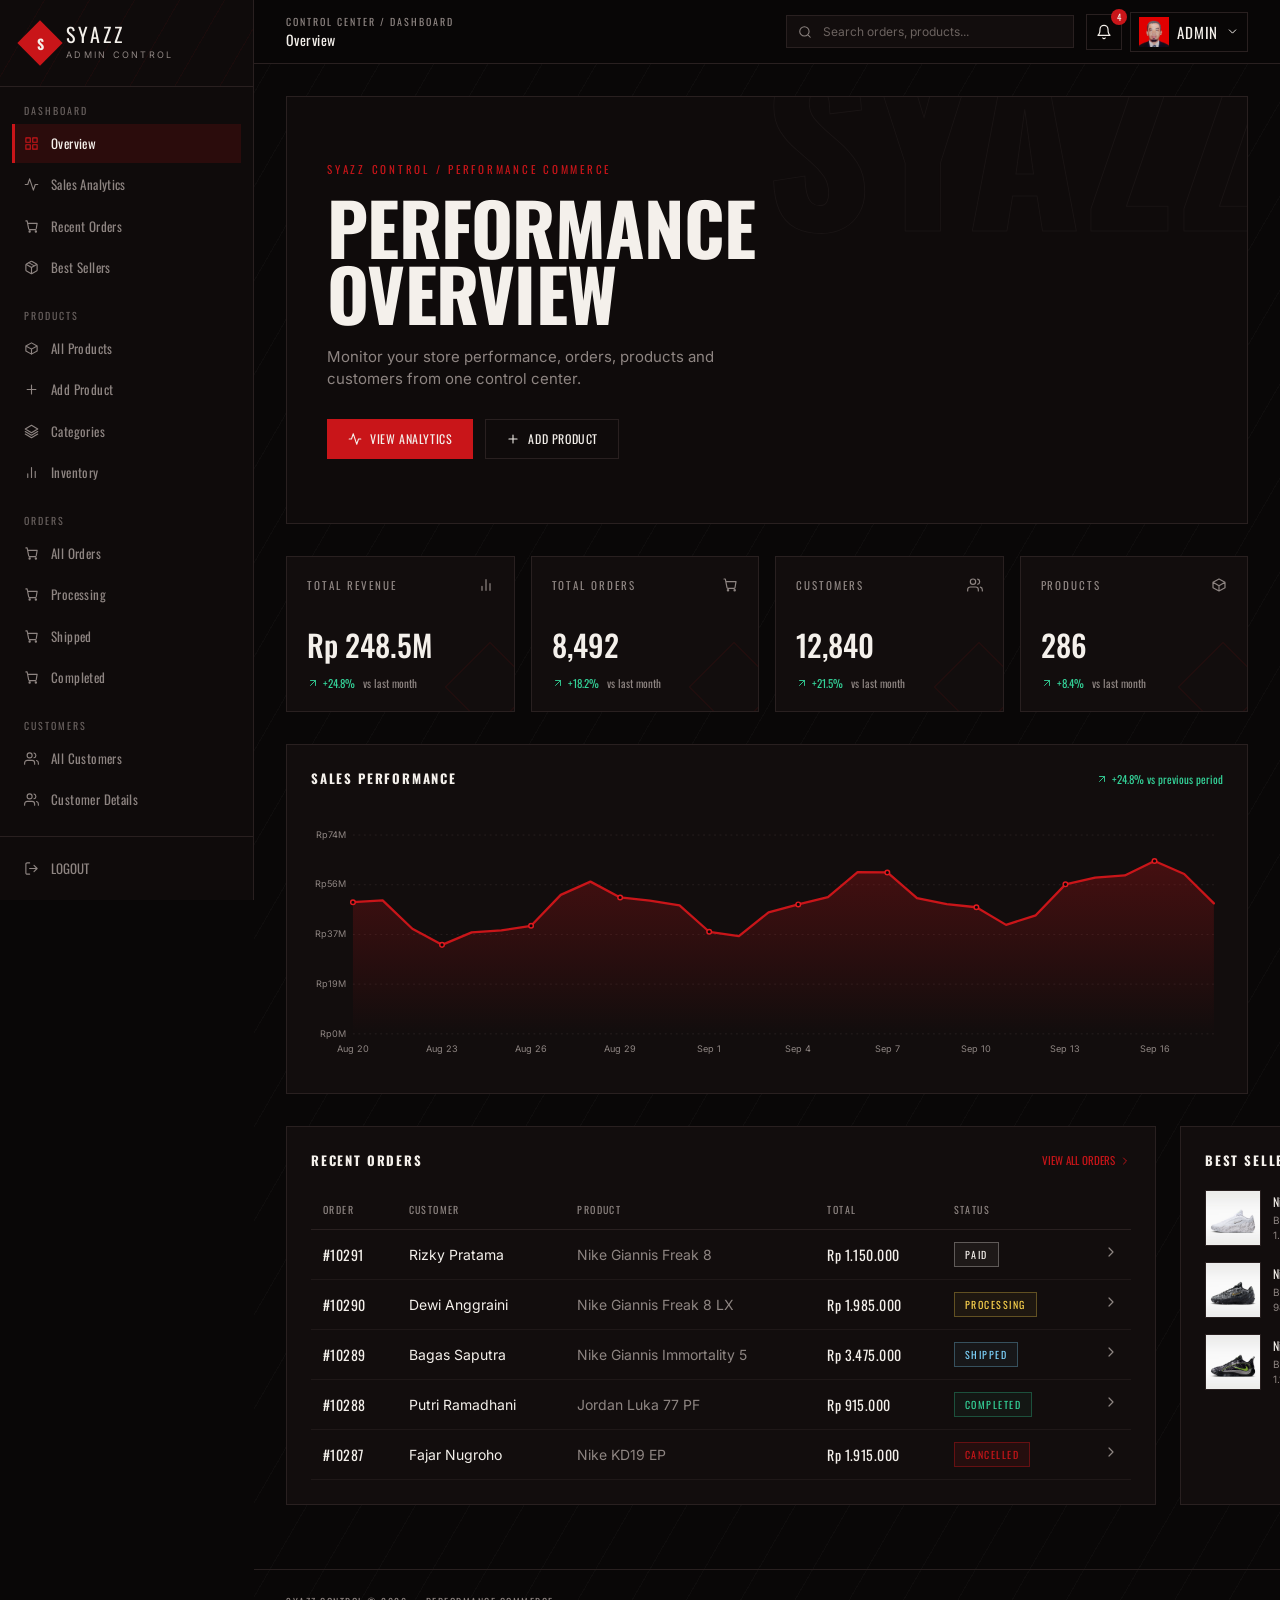
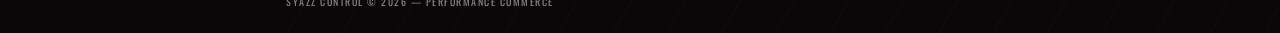
<file: bashoes-syaz/admin-dashboard/dashboard.html>
<!DOCTYPE html>
<html lang="en">

<head>
  <meta charset="UTF-8" />
  <meta name="viewport" content="width=device-width, initial-scale=1.0" />
  <title>SYAZZ CONTROL — Performance Commerce</title>
  <link rel="preconnect" href="https://fonts.googleapis.com">
  <link
    href="https://fonts.googleapis.com/css2?family=Oswald:wght@300;400;500;600;700&family=Inter:wght@400;500;600;700;800&display=swap"
    rel="stylesheet">
    <link rel="stylesheet" href="style.css">
</head>

<body>
  <div id="root"></div>

  <script src="script.js"></script>
</body> 

</html>
</file>
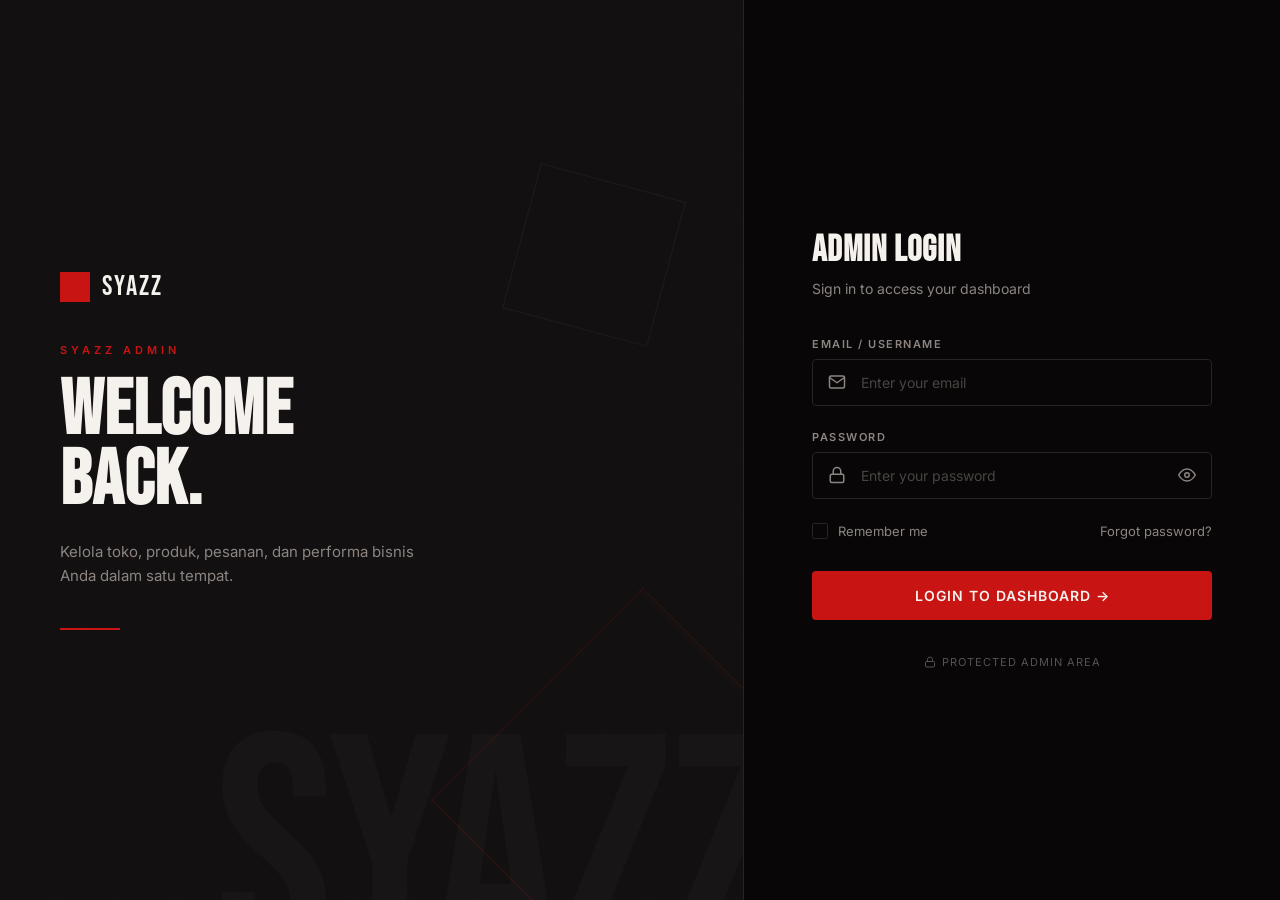
<file: bashoes-syaz/Admin-login/login.html>
<!DOCTYPE html>
<html lang="id">
<head>
    <meta charset="UTF-8">
    <meta name="viewport" content="width=device-width, initial-scale=1.0">
    <title>SYAZZ | Admin Control Center</title>
    <!-- Google Fonts: Bebas Neue (Display) & Inter (Body) -->
    <link rel="preconnect" href="https://fonts.googleapis.com">
    <link rel="preconnect" href="https://fonts.gstatic.com" crossorigin>
    <link href="https://fonts.googleapis.com/css2?family=Bebas+Neue&family=Inter:wght@300;400;500;600&display=swap" rel="stylesheet">
    <link rel="stylesheet" href="login.css">
</head>
<body>

    <div class="login-container">
        
        <!-- BAGIAN KIRI: Branding & Visual -->
        <div class="left-panel">
            <div class="diagonal-bg"></div>
            <div class="big-bg-text">SYAZZ</div>
            
            <div class="left-content">
                <div class="brand-header">
                    <div class="logo-mark"></div>
                    <span class="logo-text">SYAZZ</span>
                </div>
                
                <div class="admin-label">SYAZZ ADMIN</div>
                
                <h1 class="hero-title">
                    WELCOME<br>BACK.
                </h1>
                
                <p class="hero-subtitle">
                    Kelola toko, produk, pesanan, dan performa bisnis Anda dalam satu tempat.
                </p>

                <div class="accent-line"></div>
            </div>

            <!-- Elemen dekoratif abstrak (siluet sneaker/garis) -->
            <div class="abstract-shape shape-1"></div>
            <div class="abstract-shape shape-2"></div>
        </div>

        <!-- BAGIAN KANAN: Form Login -->
        <div class="right-panel">
            <div class="form-wrapper">
                
                <div class="form-header">
                    <h2 class="form-title">ADMIN LOGIN</h2>
                    <p class="form-subtitle">Sign in to access your dashboard</p>
                </div>

                <form id="loginForm" novalidate>
                    
                    <!-- Input Email/Username -->
                    <div class="input-group">
                        <label for="email" class="input-label">Email / Username</label>
                        <div class="input-wrapper">
                            <span class="input-icon">
                                <svg width="18" height="18" viewBox="0 0 24 24" fill="none" stroke="currentColor" stroke-width="2" stroke-linecap="round" stroke-linejoin="round"><path d="M4 4h16c1.1 0 2 .9 2 2v12c0 1.1-.9 2-2 2H4c-1.1 0-2-.9-2-2V6c0-1.1.9-2 2-2z"></path><polyline points="22,6 12,13 2,6"></polyline></svg>
                            </span>
                            <input type="text" id="email" name="email" placeholder="Enter your email" autocomplete="username" required>
                        </div>
                        <span class="error-message" id="emailError">Email / Username tidak boleh kosong.</span>
                    </div>

                    <!-- Input Password -->
                    <div class="input-group">
                        <label for="password" class="input-label">Password</label>
                        <div class="input-wrapper">
                            <span class="input-icon">
                                <svg width="18" height="18" viewBox="0 0 24 24" fill="none" stroke="currentColor" stroke-width="2" stroke-linecap="round" stroke-linejoin="round"><rect x="3" y="11" width="18" height="11" rx="2" ry="2"></rect><path d="M7 11V7a5 5 0 0 1 10 0v4"></path></svg>
                            </span>
                            <input type="password" id="password" name="password" placeholder="Enter your password" autocomplete="current-password" required>
                            <button type="button" class="toggle-password" id="togglePassword" aria-label="Show password">
                                <svg id="eyeIcon" width="18" height="18" viewBox="0 0 24 24" fill="none" stroke="currentColor" stroke-width="2" stroke-linecap="round" stroke-linejoin="round"><path d="M1 12s4-8 11-8 11 8 11 8-4 8-11 8-11-8-11-8z"></path><circle cx="12" cy="12" r="3"></circle></svg>
                            </button>
                        </div>
                        <span class="error-message" id="passwordError">Password tidak boleh kosong.</span>
                    </div>

                    <!-- Options: Remember Me & Forgot Password -->
                    <div class="form-options">
                        <label class="checkbox-container">
                            <input type="checkbox" id="rememberMe">
                            <span class="checkmark"></span>
                            <span class="checkbox-label">Remember me</span>
                        </label>
                        <a href="#" class="forgot-link">Forgot password?</a>
                    </div>

                    <!-- Tombol Submit -->
                    <button type="submit" class="btn-login" id="loginBtn">
                        <span class="btn-text">LOGIN TO DASHBOARD →</span>
                        <span class="btn-loader" id="btnLoader"></span>
                    </button>

                    <!-- Footer Form -->
                    <div class="form-footer">
                        <span class="protected-text">
                            <svg width="12" height="12" viewBox="0 0 24 24" fill="none" stroke="currentColor" stroke-width="2" stroke-linecap="round" stroke-linejoin="round"><rect x="3" y="11" width="18" height="11" rx="2" ry="2"></rect><path d="M7 11V7a5 5 0 0 1 10 0v4"></path></svg>
                            Protected Admin Area
                        </span>
                    </div>

                </form>
            </div>
        </div>

    </div>

    <script src="login.js"></script>
</body>
</html>
</file>
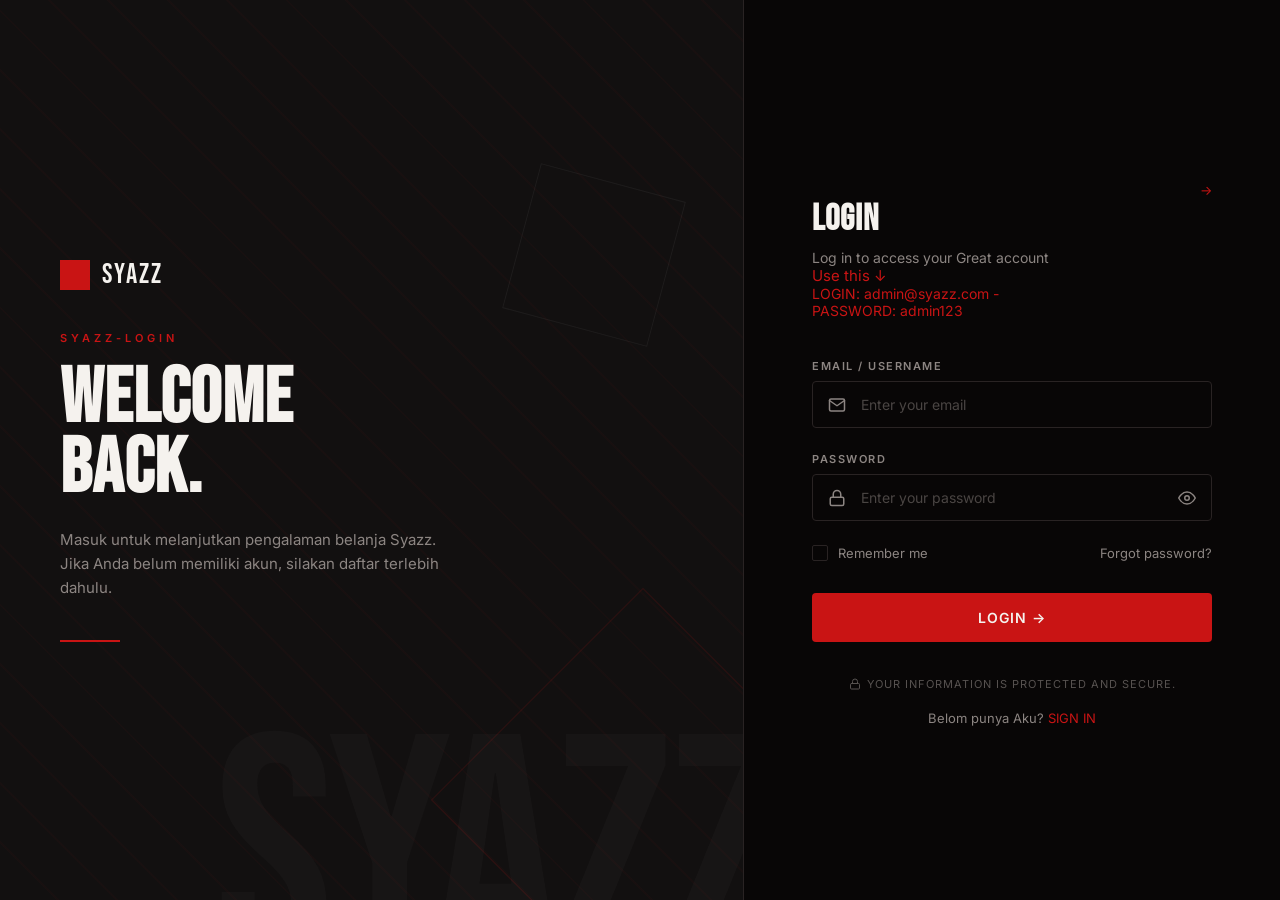
<file: bashoes-syaz/login/login-1.html>
<!DOCTYPE html>
<html lang="id">
<head>
    <meta charset="UTF-8">
    <meta name="viewport" content="width=device-width, initial-scale=1.0">
    <title>SYAZZ | Admin Control Center</title>
    <!-- Google Fonts: Bebas Neue (Display) & Inter (Body) -->
    <link rel="preconnect" href="https://fonts.googleapis.com">
    <link rel="preconnect" href="https://fonts.gstatic.com" crossorigin>
    <link href="https://fonts.googleapis.com/css2?family=Bebas+Neue&family=Inter:wght@300;400;500;600&display=swap" rel="stylesheet">
    <link rel="stylesheet" href="login.css">
</head>
<body>

    <div class="login-container">
        
        <!-- BAGIAN KIRI: Branding & Visual -->
        <div class="left-panel">
            <div class="diagonal-bg"></div>
            <div class="big-bg-text">SYAZZ</div>
            
            <div class="left-content">
                <div class="brand-header">
                    <div class="logo-mark"></div>
                    <span class="logo-text">SYAZZ</span>
                </div>
                
                <div class="admin-label">SYAZZ-LOGIN</div>
                
                <h1 class="hero-title">
                    WELCOME<br>BACK.
                </h1>
                
                <p class="hero-subtitle">
                    Masuk untuk melanjutkan pengalaman belanja Syazz. Jika Anda belum memiliki akun, silakan daftar terlebih dahulu.
                </p>

                <div class="accent-line"></div>
            </div>

            <!-- Elemen dekoratif abstrak (siluet sneaker/garis) -->
            <div class="abstract-shape shape-1"></div>
            <div class="abstract-shape shape-2"></div>
        </div>

        <!-- BAGIAN KANAN: Form Login -->
        <div class="right-panel">
            <div class="form-wrapper">
                     <span class="back-home"><a href="../project/index.html">→</a></span>
                           
                <div class="form-header">
                    <h2 class="form-title">LOGIN</h2>
                    <p class="form-subtitle">Log in to access your Great account <br></p>
                    <p class="pass-tittle">Use this ↓ </p>
                               <p class="form-login">LOGIN: admin@syazz.com -<br>PASSWORD: admin123</p>             
                  
                </div>

                <form id="loginForm" novalidate>
                    
                    <!-- Input Email/Username -->
                    <div class="input-group">
                        <label for="email" class="input-label">Email / Username</label>
                        <div class="input-wrapper">
                            <span class="input-icon">
                                <svg width="18" height="18" viewBox="0 0 24 24" fill="none" stroke="currentColor" stroke-width="2" stroke-linecap="round" stroke-linejoin="round"><path d="M4 4h16c1.1 0 2 .9 2 2v12c0 1.1-.9 2-2 2H4c-1.1 0-2-.9-2-2V6c0-1.1.9-2 2-2z"></path><polyline points="22,6 12,13 2,6"></polyline></svg>
                            </span>
                            <input type="text" id="email" name="email" placeholder="Enter your email" autocomplete="username" required>
                        </div>
                        <span class="error-message" id="emailError">Email / Username tidak boleh kosong.</span>
                    </div>

                    <!-- Input Password -->
                    <div class="input-group">
                        <label for="password" class="input-label">Password</label>
                        <div class="input-wrapper">
                            <span class="input-icon">
                                <svg width="18" height="18" viewBox="0 0 24 24" fill="none" stroke="currentColor" stroke-width="2" stroke-linecap="round" stroke-linejoin="round"><rect x="3" y="11" width="18" height="11" rx="2" ry="2"></rect><path d="M7 11V7a5 5 0 0 1 10 0v4"></path></svg>
                            </span>
                            <input type="password" id="password" name="password" placeholder="Enter your password" autocomplete="current-password" required>
                            <button type="button" class="toggle-password" id="togglePassword" aria-label="Show password">
                                <svg id="eyeIcon" width="18" height="18" viewBox="0 0 24 24" fill="none" stroke="currentColor" stroke-width="2" stroke-linecap="round" stroke-linejoin="round"><path d="M1 12s4-8 11-8 11 8 11 8-4 8-11 8-11-8-11-8z"></path><circle cx="12" cy="12" r="3"></circle></svg>
                            </button>
                        </div>
                        <span class="error-message" id="passwordError">Password tidak boleh kosong.</span>
                    </div>

                    <!-- Options: Remember Me & Forgot Password -->
                    <div class="form-options">
                        <label class="checkbox-container">
                            <input type="checkbox" id="rememberMe">
                            <span class="checkmark"></span>
                            <span class="checkbox-label">Remember me</span>
                        </label>
                        <a href="#" class="forgot-link">Forgot password?</a>
                    </div>

                    <!-- Tombol Submit -->
                    <button type="submit" class="btn-login" id="loginBtn">
                        <span class="btn-text">LOGIN →</span>
                        <span class="btn-loader" id="btnLoader"></span>
                    </button>

                    <!-- Footer Form -->
                    <div class="form-footer">
                        <span class="protected-text">
                            <svg width="12" height="12" viewBox="0 0 24 24" fill="none" stroke="currentColor" stroke-width="2" stroke-linecap="round" stroke-linejoin="round"><rect x="3" y="11" width="18" height="11" rx="2" ry="2"></rect><path d="M7 11V7a5 5 0 0 1 10 0v4"></path></svg>
                            Your information is protected and secure.
                        </span>
                        <span class="signin-link">Belom punya Aku? <a href="../Sign-up/sign.html">SIGN IN</a></span>
    
                    </div>

                </form>
            </div>
        </div>

    </div>

    <script src="login.js"></script>
</body>
</html>
</file>
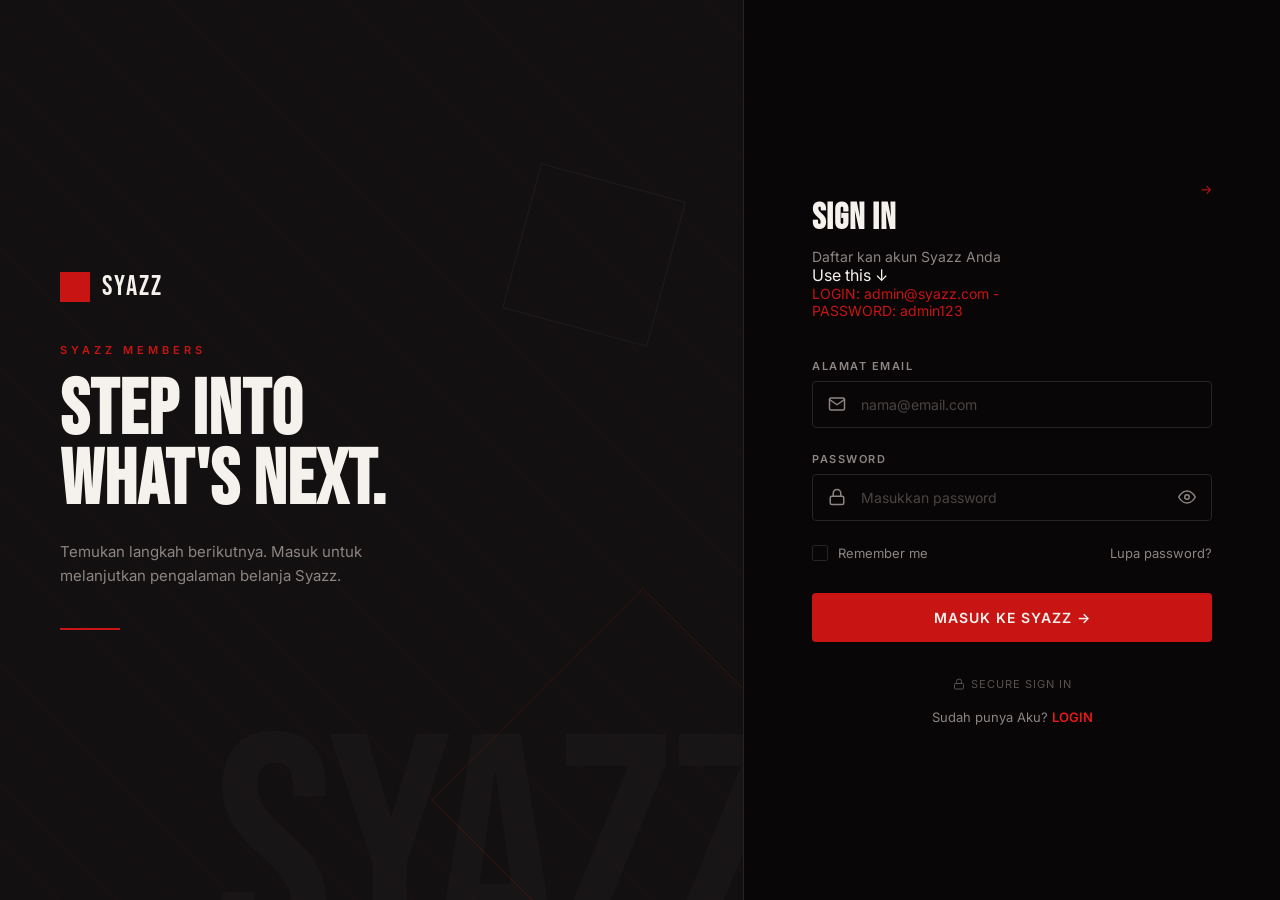
<file: bashoes-syaz/Sign-up/sign.html>
<!DOCTYPE html>
<html lang="id">

<head>
    <meta charset="UTF-8">
    <meta name="viewport" content="width=device-width, initial-scale=1.0">
    <title>SYAZZ | Sign In</title>
    <!-- Google Fonts: Bebas Neue (Display) & Inter (Body) -->
    <link rel="preconnect" href="https://fonts.googleapis.com">
    <link rel="preconnect" href="https://fonts.gstatic.com" crossorigin>
    <link href="https://fonts.googleapis.com/css2?family=Bebas+Neue&family=Inter:wght@300;400;500;600&display=swap"
        rel="stylesheet">
    <link rel="stylesheet" href="sign.css">
</head>

<body>

    <div class="login-container">

        <!-- BAGIAN KIRI: Branding & Visual -->
        <div class="left-panel">
            <div class="diagonal-bg"></div>
            <div class="big-bg-text">SYAZZ</div>

            <div class="left-content">
                <div class="brand-header">
                    <div class="logo-mark"></div>
                    <span class="logo-text">SYAZZ</span>
                </div>

                <div class="admin-label">SYAZZ MEMBERS</div>

                <h1 class="hero-title">
                    STEP INTO<br>WHAT'S NEXT.
                </h1>

                <p class="hero-subtitle">
                    Temukan langkah berikutnya. Masuk untuk melanjutkan pengalaman belanja Syazz.
                </p>

                <div class="accent-line"></div>
            </div>

            <!-- Elemen dekoratif abstrak (siluet sneaker/garis) -->
            <div class="abstract-shape shape-1"></div>
            <div class="abstract-shape shape-2"></div>
        </div>

        <!-- BAGIAN KANAN: Form Login -->
        <div class="right-panel">
            <div class="form-wrapper">

                <span class="back-home"><a href="../project/index.html">→</a></span>

                <div class="form-header">
                    <h2 class="form-title">SIGN IN</h2>
                    <p class="form-subtitle">Daftar kan akun Syazz Anda<br></p>
                    <p class="pass-tittle">Use this ↓ </p>
                        <p class="form-login">LOGIN: admin@syazz.com -<br>PASSWORD: admin123</p>
                    
                </div>

                <form id="loginForm" novalidate>

                    <!-- Input Email/Username -->
                    <div class="input-group">
                        <label for="email" class="input-label">Alamat email</label>
                        <div class="input-wrapper">
                            <span class="input-icon">
                                <svg width="18" height="18" viewBox="0 0 24 24" fill="none" stroke="currentColor"
                                    stroke-width="2" stroke-linecap="round" stroke-linejoin="round">
                                    <path
                                        d="M4 4h16c1.1 0 2 .9 2 2v12c0 1.1-.9 2-2 2H4c-1.1 0-2-.9-2-2V6c0-1.1.9-2 2-2z">
                                    </path>
                                    <polyline points="22,6 12,13 2,6"></polyline>
                                </svg>
                            </span>
                            <input type="email" id="email" name="email" placeholder="nama@email.com"
                                autocomplete="email" aria-describedby="emailError" required>
                        </div>
                        <span class="error-message" id="emailError" role="alert">Masukkan alamat email yang
                            valid.</span>
                    </div>

                    <!-- Input Password -->
                    <div class="input-group">
                        <label for="password" class="input-label">Password</label>
                        <div class="input-wrapper">
                            <span class="input-icon">
                                <svg width="18" height="18" viewBox="0 0 24 24" fill="none" stroke="currentColor"
                                    stroke-width="2" stroke-linecap="round" stroke-linejoin="round">
                                    <rect x="3" y="11" width="18" height="11" rx="2" ry="2"></rect>
                                    <path d="M7 11V7a5 5 0 0 1 10 0v4"></path>
                                </svg>
                            </span>
                            <input type="password" id="password" name="password" placeholder="Masukkan password"
                                autocomplete="current-password" aria-describedby="passwordError" required>
                            <button type="button" class="toggle-password" id="togglePassword"
                                aria-label="Show password">
                                <svg id="eyeIcon" width="18" height="18" viewBox="0 0 24 24" fill="none"
                                    stroke="currentColor" stroke-width="2" stroke-linecap="round"
                                    stroke-linejoin="round">
                                    <path d="M1 12s4-8 11-8 11 8 11 8-4 8-11 8-11-8-11-8z"></path>
                                    <circle cx="12" cy="12" r="3"></circle>
                                </svg>
                            </button>
                        </div>
                        <span class="error-message" id="passwordError" role="alert">Password wajib diisi.</span>
                    </div>

                    <!-- Options: Remember Me & Forgot Password -->
                    <div class="form-options">
                        <label class="checkbox-container">
                            <input type="checkbox" id="rememberMe">
                            <span class="checkmark"></span>
                            <span class="checkbox-label">Remember me</span>
                        </label>
                        <button type="button" class="forgot-link" id="forgotPassword">Lupa password?</button>
                    </div>

                    <!-- Tombol Submit -->
                    <button type="submit" class="btn-login" id="loginBtn">
                        <span class="btn-text">MASUK KE SYAZZ <span aria-hidden="true">→</span></span>
                        <span class="btn-loader" id="btnLoader"></span>
                    </button>

                    <!-- Footer Form -->
                    <p class="auth-message" id="authMessage" role="status" aria-live="polite" hidden></p>

                    <div class="form-footer">
                        <span class="protected-text">
                            <svg width="12" height="12" viewBox="0 0 24 24" fill="none" stroke="currentColor"
                                stroke-width="2" stroke-linecap="round" stroke-linejoin="round">
                                <rect x="3" y="11" width="18" height="11" rx="2" ry="2"></rect>
                                <path d="M7 11V7a5 5 0 0 1 10 0v4"></path>
                            </svg>
                            Secure sign in
                        </span>
                        <div class="log-link">
                            Sudah punya Aku? <a href="../login/login-1.html">LOGIN</a>
                        </div>

                    </div>

                </form>
            </div>
        </div>

    </div>

    <script src="sign.js"></script>
</body>

</html>
</file>
<file: bashoes-syaz/admin-dashboard/style.css>
:root {
      --bg: #090707;
      --bg2: #0F0B0B;
      --card: #120D0D;
      --red: #C91519;
      --red-bright: #E01B20;
      --ink: #F4F0EB;
      --sub: #8E8582;
      --line: #292020;
    }

    * {
      box-sizing: border-box;
      margin: 0;
      padding: 0;
    }

    html,
    body {
      background: var(--bg);
    }

    body {
      font-family: 'Inter', sans-serif;
      color: var(--ink);
      -webkit-font-smoothing: antialiased;
      overflow-x: hidden;
      font-size: 14px;
      line-height: 1.5;
    }

    ::-webkit-scrollbar {
      width: 8px;
      height: 8px;
    }

    ::-webkit-scrollbar-track {
      background: var(--bg2);
    }

    ::-webkit-scrollbar-thumb {
      background: var(--line);
    }

    ::-webkit-scrollbar-thumb:hover {
      background: var(--red);
    }

    a {
      color: inherit;
      text-decoration: none;
    }

    button {
      font-family: inherit;
      cursor: pointer;
      border: none;
      background: none;
      color: inherit;
    }

    input,
    select,
    textarea {
      font-family: inherit;
      background: var(--bg2);
      border: 1px solid var(--line);
      color: var(--ink);
      outline: none;
      width: 100%;
      padding: 10px 12px;
      font-size: 13px;
    }

    input:focus,
    select:focus,
    textarea:focus {
      border-color: var(--red);
    }

    input::placeholder,
    textarea::placeholder {
      color: #6b625f;
    }

    .font-display {
      font-family: 'Oswald', sans-serif;
      letter-spacing: 0.02em;
    }

    .kpi-num {
      font-variant-numeric: tabular-nums;
    }

    /* Layout */
    .app {
      display: flex;
      min-height: 100vh;
    }

    .diagonals {
      background-image: repeating-linear-gradient(120deg, transparent 0px, transparent 38px,
          rgba(201, 21, 25, 0.055) 38px, rgba(201, 21, 25, 0.055) 39px);
    }

    .diagonals-soft {
      background-image: repeating-linear-gradient(120deg, transparent 0px, transparent 46px,
          rgba(244, 240, 235, 0.025) 46px, rgba(244, 240, 235, 0.025) 47px);
    }

    /* Sidebar */
    .sidebar {
      position: fixed;
      top: 0;
      left: 0;
      height: 100vh;
      width: 254px;
      background: var(--bg2);
      border-right: 1px solid var(--line);
      z-index: 40;
      display: flex;
      flex-direction: column;
      transition: transform .3s;
    }

    .sidebar-brand {
      padding: 24px;
      border-bottom: 1px solid var(--line);
    }

    .sidebar-brand-inner {
      display: flex;
      align-items: center;
      gap: 10px;
    }

    .logo-box {
      width: 32px;
      height: 32px;
      background: var(--red);
      display: flex;
      align-items: center;
      justify-content: center;
      transform: rotate(45deg);
    }

    .logo-box span {
      transform: rotate(-45deg);
      font-family: 'Oswald', sans-serif;
      font-weight: 700;
      font-size: 14px;
    }

    .brand-name {
      font-family: 'Oswald', sans-serif;
      font-size: 20px;
      letter-spacing: 0.15em;
      line-height: 1;
    }

    .brand-sub {
      font-size: 9px;
      letter-spacing: 0.25em;
      color: var(--sub);
      margin-top: 4px;
    }

    .sidebar-nav {
      flex: 1;
      overflow-y: auto;
      padding: 16px 12px;
    }

    .nav-group {
      margin-bottom: 20px;
    }

    .nav-group-title {
      padding: 0 12px;
      margin-bottom: 6px;
      font-size: 10px;
      letter-spacing: 0.2em;
      color: rgba(142, 133, 130, 0.7);
      font-family: 'Oswald', sans-serif;
    }

    .nav-item {
      position: relative;
      display: flex;
      align-items: center;
      gap: 12px;
      padding: 10px 12px;
      margin-bottom: 2px;
      font-size: 13px;
      font-family: 'Oswald', sans-serif;
      letter-spacing: 0.03em;
      color: var(--sub);
      transition: all .18s;
    }

    .nav-item:hover {
      color: var(--ink);
      background: rgba(41, 32, 32, 0.3);
    }

    .nav-item:focus-visible {
      outline: 1px solid var(--red);
      outline-offset: -1px;
    }

    .nav-item.active {
      background: rgba(201, 21, 25, 0.15);
      color: var(--ink);
    }

    .nav-item.active:hover,
    .nav-item.active:focus-visible {
      background: rgba(201, 21, 25, 0.15);
      color: var(--ink);
    }

    .nav-item.active::before {
      content: "";
      position: absolute;
      left: 0;
      top: 0;
      bottom: 0;
      width: 3px;
      background: var(--red);
    }

    .nav-item.active svg {
      color: var(--red);
    }

    .nav-item.active:hover svg,
    .nav-item.active:focus-visible svg {
      color: var(--red);
    }

    .nav-item svg {
      color: var(--sub);
      flex-shrink: 0;
    }

    .nav-item:hover svg {
      color: var(--ink);
    }

    .sidebar-footer {
      padding: 12px;
      border-top: 1px solid var(--line);
    }

    .logout-link {
      display: flex;
      align-items: center;
      gap: 12px;
      padding: 10px 12px;
      font-size: 13px;
      font-family: 'Oswald', sans-serif;
      color: var(--sub);
      transition: color .18s;
    }

    .logout-link:hover {
      color: var(--red);
    }

    /* Main */
    .main-wrap {
      flex: 1;
      margin-left: 254px;
      min-width: 0;
    }

    .header {
      position: sticky;
      top: 0;
      z-index: 20;
      background: rgba(9, 7, 7, 0.95);
      backdrop-filter: blur(8px);
      border-bottom: 1px solid var(--line);
      height: 64px;
      display: flex;
      align-items: center;
      padding: 0 32px;
    }

    .header-title {
      flex: 1;
      min-width: 0;
    }

    .crumb {
      font-size: 10px;
      letter-spacing: 0.2em;
      color: var(--sub);
      font-family: 'Oswald', sans-serif;
      white-space: nowrap;
      overflow: hidden;
      text-overflow: ellipsis;
    }

    .page-title-bar {
      font-size: 14px;
      font-family: 'Oswald', sans-serif;
      letter-spacing: 0.03em;
      white-space: nowrap;
      overflow: hidden;
      text-overflow: ellipsis;
    }

    .header-search {
      position: relative;
      width: 288px;
      margin-right: 12px;
    }

    .header-search svg {
      position: absolute;
      left: 12px;
      top: 50%;
      transform: translateY(-50%);
      color: var(--sub);
    }

    .header-search input {
      padding-left: 36px;
      background: var(--card);
      font-size: 12px;
      padding-top: 8px;
      padding-bottom: 8px;
    }

    .header-btn {
      width: 36px;
      height: 36px;
      display: flex;
      align-items: center;
      justify-content: center;
      border: 1px solid var(--line);
      color: var(--ink);
      position: relative;
      transition: border-color .18s;
    }

    .header-btn:hover {
      border-color: var(--red);
    }

    .notif-badge {
      position: absolute;
      top: -6px;
      right: -6px;
      background: var(--red);
      font-size: 9px;
      width: 16px;
      height: 16px;
      border-radius: 50%;
      display: flex;
      align-items: center;
      justify-content: center;
      font-family: 'Oswald', sans-serif;
    }

    .profile-btn {
      display: flex;
      align-items: center;
      gap: 8px;
      padding: 4px 8px;
      border: 1px solid var(--line);
      transition: border-color .18s;
      margin-left: 8px;
    }

    .profile-btn:hover {
      border-color: var(--red);
    }

    .profile-avatar {
      width: 30px;
      height: 30px;
      display: flex;
      align-items: center;
      justify-content: center;
      overflow: hidden;
    }

    .profile-avatar img {
      width: 100%;
      height: 100%;
      object-fit: cover;
      display: block;
    }

    .profile-name {
      font-size: 15px;
      font-family: 'Oswald', sans-serif;
      letter-spacing: 0.05em;
    }

    .dropdown {
      position: absolute;
      right: 0;
      top: calc(100% + 8px);
      width: 320px;
      background: var(--bg2);
      border: 1px solid var(--line);
      box-shadow: 0 20px 40px rgba(0, 0, 0, 0.5);
      z-index: 30;
    }

    .dropdown.narrow {
      width: 192px;
    }

    .dropdown-head {
      padding: 20px 16px;
      border-bottom: 1px solid var(--line);
      font-family: 'Oswald', sans-serif;
      font-size: 11px;
      letter-spacing: 0.15em;
      text-transform: uppercase;
    }

    .dropdown-item {
      display: block;
      justify-content: space-between;
      padding: 15px 16px;
      border-bottom: 1px solid rgba(41, 32, 32, 0.6);
      font-size: 12px;
      transition: background .18s;
    }

    .dropdown-item:last-child {
      border-bottom: none;
    }

    .dropdown-item:hover {
      background: rgba(41, 32, 32, 0.3);
      color: var(--red);
    }

    .dropdown-item .dd-title {
      color: var(--ink);
    }

    .dropdown-item .dd-time {
      font-size: 10px;
      color: var(--sub);
      margin-top: 4px;
    }

    .dropdown-profile-head {
      padding: 12px 16px;
      border-bottom: 1px solid var(--line);
    }

    .dropdown-profile-head .name {
      font-family: 'Oswald', sans-serif;
      font-size: 17px;
    }
    

    .dropdown-profile-head .email {
      font-size: 10px;
      color: var(--sub);
    }

    .mobile-toggle {
      display: none;
      margin-right: 12px;
    }

    .main {
      padding: 32px;
      max-width: 1400px;
    }

    .footer {
      padding: 24px 32px;
      font-size: 10px;
      color: var(--sub);
      letter-spacing: 0.15em;
      font-family: 'Oswald', sans-serif;
      border-top: 1px solid var(--line);
      margin-top: 32px;
    }

    /* Page head */
    .page-head {
      display: flex;
      flex-wrap: wrap;
      align-items: flex-end;
      justify-content: space-between;
      gap: 16px;
      margin-bottom: 24px;
    }

    .eyebrow {
      font-size: 11px;
      letter-spacing: 0.22em;
      color: var(--red);
      font-family: 'Oswald', sans-serif;
      margin-bottom: 8px;
    }

    .page-h1 {
      font-family: 'Oswald', sans-serif;
      font-size: 36px;
      text-transform: uppercase;
      letter-spacing: -0.01em;
      line-height: 1;
      margin: 0;
    }

    .page-sub {
      color: var(--sub);
      font-size: 14px;
      margin-top: 10px;
      max-width: 600px;
    }

    .page-actions {
      display: flex;
      gap: 8px;
    }

    /* Buttons */
    .btn {
      font-family: 'Oswald', sans-serif;
      letter-spacing: 0.05em;
      display: inline-flex;
      align-items: center;
      justify-content: center;
      gap: 8px;
      text-transform: uppercase;
      transition: all .15s;
      user-select: none;
      border: 1px solid transparent;
      white-space: nowrap;
    }

    .btn:hover {
      transform: translateY(-2px);
    }

    .btn-sm {
      padding: 6px 12px;
      font-size: 11px;
    }

    .btn-md {
      padding: 10px 20px;
      font-size: 12px;
    }

    .btn-lg {
      padding: 14px 28px;
      font-size: 13px;
    }

    .btn-primary {
      background: var(--red);
      color: var(--ink);
    }

    .btn-primary:hover {
      background: var(--red-bright);
    }

    .btn-ghost {
      background: transparent;
      border-color: var(--line);
      color: var(--ink);
    }

    .btn-ghost:hover {
      border-color: var(--red);
    }

    .btn-dark {
      background: var(--card);
      border-color: var(--line);
      color: var(--ink);
    }

    .btn-dark:hover {
      border-color: var(--red);
    }

    .btn-danger {
      background: transparent;
      border-color: rgba(201, 21, 25, 0.5);
      color: var(--red);
    }

    .btn-danger:hover {
      background: var(--red);
      color: var(--ink);
    }

    .btn-full {
      flex: 1;
    }

    /* Cards */
    .card {
      background: var(--card);
      border: 1px solid var(--line);
      padding: 24px;
    }

    .card-sm {
      padding: 20px;
    }

    .card-title {
      font-family: 'Oswald', sans-serif;
      font-size: 13px;
      letter-spacing: 0.14em;
      text-transform: uppercase;
      margin: 0;
    }

    .card-head {
      display: flex;
      align-items: center;
      justify-content: space-between;
      margin-bottom: 20px;
    }

    .card-hover {
      transition: transform .18s, border-color .18s;
    }

    .card-hover:hover {
      transform: translateY(-2px);
      border-color: var(--red);
    }

    /* Stat card */
    .stat {
      position: relative;
      background: var(--card);
      border: 1px solid var(--line);
      padding: 20px;
      overflow: hidden;
      transition: transform .18s, border-color .18s;
    }

    .stat:hover {
      transform: translateY(-2px);
      border-color: var(--red);
    }

    .stat-head {
      display: flex;
      justify-content: space-between;
      align-items: flex-start;
      margin-bottom: 24px;
    }

    .stat-label {
      font-size: 11px;
      letter-spacing: 0.18em;
      color: var(--sub);
      font-family: 'Oswald', sans-serif;
      text-transform: uppercase;
    }

    .stat-icon {
      color: var(--sub);
    }

    .stat-value {
      font-family: 'Oswald', sans-serif;
      font-size: 30px;
      font-weight: 500;
      font-variant-numeric: tabular-nums;
    }

    .stat-delta {
      margin-top: 8px;
      display: flex;
      align-items: center;
      gap: 4px;
      font-size: 11px;
      font-family: 'Oswald', sans-serif;
    }

    .stat-delta.up {
      color: #34d399;
    }

    .stat-delta.down {
      color: var(--red);
    }

    .stat-delta .sub {
      color: var(--sub);
      text-transform: none;
      margin-left: 4px;
    }

    .stat-corner {
      position: absolute;
      right: -8px;
      bottom: -8px;
      width: 64px;
      height: 64px;
      border: 1px solid rgba(201, 21, 25, 0.1);
      transform: rotate(45deg);
    }

    /* Grid */
    .grid {
      display: grid;
      gap: 16px;
    }

    .g2 {
      grid-template-columns: repeat(2, 1fr);
    }

    .g3 {
      grid-template-columns: repeat(3, 1fr);
    }

    .g4 {
      grid-template-columns: repeat(4, 1fr);
    }

    .g5 {
      grid-template-columns: repeat(5, 1fr);
    }

    .g-2-1 {
      grid-template-columns: 2fr 1fr;
    }

    .g-3-2 {
      grid-template-columns: 3fr 2fr;
    }

    .gap-24 {
      gap: 24px;
    }

    /* Hero */
    .hero {
      position: relative;
      overflow: hidden;
      border: 1px solid var(--line);
      background: var(--bg2);
      margin-bottom: 32px;
    }

    .watermark {
      position: absolute;
      font-family: 'Oswald', sans-serif;
      font-weight: 700;
      letter-spacing: 0.02em;
      color: transparent;
      -webkit-text-stroke: 1px rgba(244, 240, 235, 0.045);
      user-select: none;
      pointer-events: none;
      white-space: nowrap;
      line-height: 0.8;
      font-size: 16vw;
      right: -24px;
      top: -40px;
    }

    .hero-inner {
      position: relative;
      padding: 64px 40px;
    }

    .hero-eyebrow {
      font-size: 11px;
      letter-spacing: 0.25em;
      color: var(--red);
      font-family: 'Oswald', sans-serif;
      margin-bottom: 16px;
    }

    .hero-h1 {
      font-family: 'Oswald', sans-serif;
      font-size: 72px;
      text-transform: uppercase;
      line-height: 0.92;
      letter-spacing: -0.01em;
      margin: 0;
    }

    .hero-p {
      color: var(--sub);
      margin-top: 20px;
      max-width: 440px;
      font-size: 15px;
    }

    .hero-actions {
      display: flex;
      gap: 12px;
      margin-top: 28px;
    }

    /* Table */
    .table-wrap {
      overflow-x: auto;
      -webkit-overflow-scrolling: touch;
    }

    table {
      width: 100%;
      text-align: left;
      border-collapse: collapse;
    }

    thead tr {
      border-bottom: 1px solid var(--line);
    }

    th {
      font-size: 10px;
      letter-spacing: 0.14em;
      color: var(--sub);
      font-family: 'Oswald', sans-serif;
      text-transform: uppercase;
      padding: 12px;
      font-weight: 400;
    }

    td {
      padding: 12px;
      font-size: 14px;
      border-bottom: 1px solid rgba(41, 32, 32, 0.6);
    }

    tbody tr {
      transition: background .18s;
    }

    tbody tr:hover {
      background: rgba(201, 21, 25, 0.06);
    }

    .td-display {
      font-family: 'Oswald', sans-serif;
      letter-spacing: 0.03em;
    }

    .td-sub {
      color: var(--sub);
    }

    .text-right {
      text-align: right;
    }

    .text-center {
      text-align: center;
    }

    /* Status badge */
    .badge {
      display: inline-flex;
      align-items: center;
      padding: 4px 10px;
      font-size: 10px;
      font-family: 'Oswald', sans-serif;
      letter-spacing: 0.15em;
      text-transform: uppercase;
      border: 1px solid var(--line);
    }

    .badge.default {
      color: var(--sub);
    }

    .badge.paid {
      color: var(--ink);
      border-color: rgba(244, 240, 235, 0.3);
      background: rgba(244, 240, 235, 0.05);
    }

    .badge.processing {
      color: #fcd34d;
      border-color: rgba(252, 211, 77, 0.3);
      background: rgba(252, 211, 77, 0.05);
    }

    .badge.shipped {
      color: #7dd3fc;
      border-color: rgba(125, 211, 252, 0.3);
      background: rgba(125, 211, 252, 0.05);
    }

    .badge.completed {
      color: #34d399;
      border-color: rgba(52, 211, 153, 0.3);
      background: rgba(52, 211, 153, 0.05);
    }

    .badge.cancelled {
      color: var(--red);
      border-color: rgba(201, 21, 25, 0.4);
      background: rgba(201, 21, 25, 0.1);
    }

    .badge.refunded {
      color: var(--red);
      border-color: rgba(201, 21, 25, 0.4);
      background: rgba(201, 21, 25, 0.1);
    }

    .badge.active {
      color: #34d399;
      border-color: rgba(52, 211, 153, 0.3);
      background: rgba(52, 211, 153, 0.05);
    }

    .badge.in-stock {
      color: #34d399;
      border-color: rgba(52, 211, 153, 0.3);
      background: rgba(52, 211, 153, 0.05);
    }

    .badge.low-stock {
      color: #fcd34d;
      border-color: rgba(252, 211, 77, 0.3);
      background: rgba(252, 211, 77, 0.05);
    }

    .badge.out-of-stock {
      color: var(--red);
      border-color: rgba(201, 21, 25, 0.4);
      background: rgba(201, 21, 25, 0.1);
    }

    .badge.expired {
      color: var(--sub);
      border-color: var(--line);
      background: rgba(41, 32, 32, 0.2);
    }

    .badge.scheduled {
      color: #7dd3fc;
      border-color: rgba(125, 211, 252, 0.3);
      background: rgba(125, 211, 252, 0.05);
    }

    .badge.vip {
      color: var(--red);
      border-color: rgba(201, 21, 25, 0.4);
      background: rgba(201, 21, 25, 0.1);
    }

    .badge.draft {
      color: var(--sub);
      border-color: var(--line);
      background: rgba(41, 32, 32, 0.2);
    }

    /* Modal */
    .modal-backdrop {
      position: fixed;
      inset: 0;
      z-index: 50;
      display: flex;
      align-items: center;
      justify-content: center;
      padding: 16px;
    }

    .modal-mask {
      position: absolute;
      inset: 0;
      background: rgba(0, 0, 0, 0.8);
    }

    .modal {
      position: relative;
      background: var(--bg2);
      border: 1px solid var(--line);
      width: 100%;
      max-width: 448px;
      max-height: 88vh;
      overflow-y: auto;
      animation: fadeUp .2s ease both;
    }

    .modal.wide {
      max-width: 768px;
    }

    .modal-head {
      display: flex;
      align-items: center;
      justify-content: space-between;
      padding: 16px 24px;
      border-bottom: 1px solid var(--line);
      position: sticky;
      top: 0;
      background: var(--bg2);
      z-index: 10;
    }

    .modal-head h3 {
      font-family: 'Oswald', sans-serif;
      font-size: 18px;
      letter-spacing: 0.03em;
      text-transform: uppercase;
      margin: 0;
      font-weight: 400;
    }

    .modal-close {
      color: var(--sub);
    }

    .modal-close:hover {
      color: var(--red);
    }

    .modal-body {
      padding: 24px;
    }

    .modal-actions {
      display: flex;
      gap: 12px;
      margin-top: 24px;
    }

    /* Form */
    .field {
      margin-bottom: 16px;
    }

    .field.full {
      grid-column: span 2;
    }

    .field label {
      display: block;
      font-size: 10px;
      font-family: 'Oswald', sans-serif;
      letter-spacing: 0.16em;
      text-transform: uppercase;
      color: var(--sub);
      margin-bottom: 6px;
    }

    .form-grid {
      display: grid;
      grid-template-columns: 1fr 1fr;
      gap: 16px;
    }

    /* Pagination */
    .pagination {
      display: flex;
      align-items: center;
      justify-content: space-between;
      margin-top: 20px;
      padding-top: 16px;
      border-top: 1px solid var(--line);
    }

    .page-info {
      font-size: 11px;
      color: var(--sub);
      font-family: 'Oswald', sans-serif;
      letter-spacing: 0.05em;
    }

    .page-btns {
      display: flex;
      gap: 4px;
    }

    .page-btn {
      width: 32px;
      height: 32px;
      display: flex;
      align-items: center;
      justify-content: center;
      border: 1px solid var(--line);
      font-size: 11px;
      font-family: 'Oswald', sans-serif;
      color: var(--sub);
      transition: border-color .18s;
    }

    .page-btn:hover {
      border-color: var(--red);
    }

    .page-btn.active {
      background: var(--red);
      border-color: var(--red);
      color: var(--ink);
    }

    .page-btn:disabled {
      opacity: 0.3;
      cursor: not-allowed;
    }

    /* Toast */
    .toast {
      position: fixed;
      bottom: 24px;
      right: 24px;
      z-index: 60;
      background: var(--card);
      border: 1px solid var(--red);
      padding: 16px 20px;
      display: flex;
      align-items: center;
      gap: 12px;
      box-shadow: 0 20px 40px rgba(0, 0, 0, 0.5);
      animation: fadeUp .3s ease both;
    }

    .toast-icon {
      width: 28px;
      height: 28px;
      border-radius: 50%;
      background: rgba(201, 21, 25, 0.15);
      display: flex;
      align-items: center;
      justify-content: center;
      color: var(--red);
    }

    .toast-msg {
      font-family: 'Oswald', sans-serif;
      font-size: 12px;
      letter-spacing: 0.05em;
      text-transform: uppercase;
    }

    /* Empty */
    .empty {
      padding: 64px 0;
      display: flex;
      flex-direction: column;
      align-items: center;
      justify-content: center;
      color: var(--sub);
    }

    .empty svg {
      margin-bottom: 12px;
      opacity: 0.5;
    }

    .empty span {
      font-size: 14px;
    }

    /* Charts */
    .chart-wrap {
      width: 100%;
    }

    .line-svg {
      width: 100%;
      display: block;
    }

    .chart-line {
      stroke-dasharray: 1400;
      animation: drawLine 1.1s cubic-bezier(.2, .8, .2, 1) both;
    }

    .tick {
      fill: var(--sub);
      font-size: 10px;
      font-family: 'Inter', sans-serif;
    }

    .bar-row {
      margin-bottom: 16px;
    }

    .bar-row:last-child {
      margin-bottom: 0;
    }

    .bar-row-head {
      display: flex;
      justify-content: space-between;
      font-size: 11px;
      margin-bottom: 6px;
      font-family: 'Oswald', sans-serif;
      letter-spacing: 0.03em;
    }

    .bar-row-head .label {
      color: var(--ink);
    }

    .bar-row-head .value {
      color: var(--sub);
    }

    .bar-track {
      height: 6px;
      background: rgba(41, 32, 32, 0.6);
      width: 100%;
    }

    .bar-fill {
      height: 100%;
      background: var(--red);
      transition: width .6s ease;
    }

    .vbar-chart {
      display: flex;
      align-items: flex-end;
      gap: 12px;
    }

    .vbar-col {
      flex: 1;
      display: flex;
      flex-direction: column;
      align-items: center;
      justify-content: flex-end;
      height: 100%;
    }

    .vbar-col .vbar-val {
      font-size: 10px;
      color: var(--sub);
      margin-bottom: 4px;
      opacity: 0;
      transition: opacity .18s;
    }

    .vbar-col:hover .vbar-val {
      opacity: 1;
    }

    .vbar {
      width: 100%;
      background: linear-gradient(to top, var(--red), rgba(224, 27, 32, 0.7));
      min-height: 4px;
      transition: background .18s;
    }

    .vbar-col:hover .vbar {
      background: var(--red-bright);
    }

    .vbar-lbl {
      font-size: 10px;
      color: var(--sub);
      margin-top: 8px;
      font-family: 'Oswald', sans-serif;
      letter-spacing: 0.05em;
    }

    /* Order flow */
    .order-flow {
      display: flex;
      align-items: center;
      justify-content: space-between;
      max-width: 672px;
      margin: 0 auto;
    }

    .flow-step {
      display: flex;
      flex-direction: column;
      align-items: center;
      gap: 8px;
    }

    .flow-dot {
      width: 36px;
      height: 36px;
      border-radius: 50%;
      display: flex;
      align-items: center;
      justify-content: center;
      border: 1px solid var(--line);
      color: var(--sub);
    }

    .flow-dot.done {
      background: var(--red);
      border-color: var(--red);
      color: var(--ink);
    }

    .flow-lbl {
      font-size: 10px;
      font-family: 'Oswald', sans-serif;
      letter-spacing: 0.05em;
      color: var(--sub);
    }

    .flow-lbl.done {
      color: var(--ink);
    }

    .flow-connector {
      flex: 1;
      height: 2px;
      background: var(--line);
      margin: 0 4px;
    }

    .flow-connector.done {
      background: var(--red);
    }

    /* Tabs */
    .tabs {
      display: flex;
      gap: 4px;
      border-bottom: 1px solid var(--line);
      overflow-x: auto;
      margin-bottom: 24px;
    }

    .tab {
      padding: 12px 20px;
      font-size: 11px;
      font-family: 'Oswald', sans-serif;
      letter-spacing: 0.05em;
      white-space: nowrap;
      border-bottom: 2px solid transparent;
      color: var(--sub);
      transition: all .18s;
      margin-bottom: -1px;
    }

    .tab:hover {
      color: var(--ink);
    }

    .tab.active {
      color: var(--red);
      border-bottom-color: var(--red);
    }

    /* Product grid */
    .product-grid {
      display: grid;
      grid-template-columns: repeat(3, 1fr);
      gap: 20px;
    }

    .product-card {
      background: var(--card);
      border: 1px solid var(--line);
      padding: 20px;
      display: block;
      position: relative;
      transition: transform .18s, border-color .18s;
    }

    .product-card:hover {
      transform: translateY(-2px);
      border-color: var(--red);
    }

    .product-rank {
      position: absolute;
      top: 16px;
      right: 25px;
      font-family: 'Oswald', sans-serif;
      font-size: 24px;
      color: var(--red);
    }

    .product-img {
      width: 100%;
      aspect-ratio: 1/1;
      background: var(--bg2);
      border: 1px solid var(--line);
      display: flex;
      align-items: center;
      justify-content: center;
      margin-bottom: 16px;
      color: var(--sub);
    }

    .product-img img,
    .product-thumb img,
    .detail-img-main img,
    .detail-thumb img {
      width: 100%;
      height: 100%;
      object-fit: contain;
      display: block;
    }

    .product-thumb {
      width: 44px;
      height: 44px;
      background: var(--bg2);
      border: 1px solid var(--line);
      display: flex;
      align-items: center;
      justify-content: center;
      color: var(--sub);
      overflow: hidden;
    }

    .product-cat {
      font-size: 10px;
      color: var(--red);
      font-family: 'Oswald', sans-serif;
      letter-spacing: 0.1em;
      margin-bottom: 4px;
    }

    .product-name {
      font-family: 'Oswald', sans-serif;
      font-size: 16px;
      letter-spacing: 0.03em;
      margin-bottom: 8px;
    }

    .product-meta {
      display: flex;
      justify-content: space-between;
      font-size: 13px;
      margin-bottom: 12px;
    }

    .product-foot {
      display: flex;
      justify-content: space-between;
      font-size: 11px;
      padding-top: 12px;
      border-top: 1px solid var(--line);
    }

    .product-foot .lbl {
      color: var(--sub);
    }

    .product-foot .val {
      font-family: 'Oswald', sans-serif;
    }

    .product-foot+.product-foot {
      margin-top: 6px;
      border-top: none;
      padding-top: 0;
    }

    .text-red {
      color: var(--red);
    }

    /* Coupon */
    .coupon-grid {
      display: grid;
      grid-template-columns: repeat(4, 1fr);
      gap: 20px;
    }

    .coupon {
      background: var(--card);
      border: 1px solid var(--line);
      padding: 20px;
      transition: transform .18s, border-color .18s;
    }

    .coupon:hover {
      transform: translateY(-2px);
      border-color: var(--red);
    }

    .coupon-head {
      display: flex;
      justify-content: space-between;
      align-items: flex-start;
      margin-bottom: 16px;
    }

    .coupon-code {
      font-family: 'Oswald', sans-serif;
      font-size: 18px;
      letter-spacing: 0.15em;
    }

    .coupon-amount {
      font-family: 'Oswald', sans-serif;
      font-size: 24px;
      color: var(--red);
      margin-bottom: 12px;
    }

    .coupon-meta {
      font-size: 11px;
      color: var(--sub);
      margin-bottom: 16px;
    }

    .coupon-meta div {
      margin-bottom: 4px;
    }

    .coupon-progress {
      height: 4px;
      background: rgba(41, 32, 32, 0.6);
      margin-bottom: 16px;
    }

    .coupon-progress .fill {
      height: 100%;
      background: var(--red);
    }

    .coupon-actions {
      display: flex;
      gap: 8px;
    }

    .coupon-actions .btn {
      flex: 1;
      padding: 8px;
      font-size: 10px;
      border: 1px solid var(--line);
      font-family: 'Oswald', sans-serif;
      letter-spacing: 0.05em;
      transition: border-color .18s;
    }

    .coupon-actions .btn:hover {
      border-color: var(--red);
    }

    .coupon-actions .btn-icon {
      flex: 0 0 36px;
    }

    /* Banner list */
    .banner-item {
      background: var(--card);
      border: 1px solid var(--line);
      padding: 20px;
      display: flex;
      gap: 20px;
      transition: transform .18s, border-color .18s;
    }

    .banner-item:hover {
      transform: translateY(-2px);
      border-color: var(--red);
    }

    .banner-thumb {
      width: 224px;
      height: 128px;
      background: var(--bg2);
      border: 1px solid var(--line);
      display: flex;
      align-items: center;
      justify-content: center;
      flex-shrink: 0;
      position: relative;
      overflow: hidden;
    }

    .banner-thumb img {
      position: absolute;
      inset: 0;
      width: 100%;
      height: 100%;
      object-fit: cover;
      display: block;
    }

    .banner-thumb .accent {
      position: relative;
      z-index: 1;
      font-family: 'Oswald', sans-serif;
      font-size: 12px;
      color: #fff;
      letter-spacing: 0.15em;
      text-shadow: 0 2px 8px rgba(0, 0, 0, .7);
      background: rgba(0, 0, 0, .25);
      padding: 6px 10px;
      border: 1px solid rgba(255, 255, 255, .35);
    }

    .banner-body {
      flex: 1;
    }

    .banner-head {
      display: flex;
      justify-content: space-between;
      align-items: flex-start;
      margin-bottom: 8px;
    }

    .banner-title {
      font-family: 'Oswald', sans-serif;
      font-size: 18px;
      letter-spacing: 0.03em;
    }

    .banner-campaign {
      font-size: 12px;
      color: var(--sub);
      margin-top: 4px;
    }

    .banner-date {
      font-size: 12px;
      color: var(--sub);
      display: flex;
      align-items: center;
      gap: 8px;
      margin-top: 12px;
    }

    .banner-actions {
      display: flex;
      gap: 8px;
      margin-top: 16px;
    }

    .banner-actions .btn {
      padding: 6px 12px;
      font-size: 10px;
      border: 1px solid var(--line);
      font-family: 'Oswald', sans-serif;
      letter-spacing: 0.05em;
      display: inline-flex;
      align-items: center;
      gap: 6px;
      transition: border-color .18s;
    }

    .banner-actions .btn:hover {
      border-color: var(--red);
    }

    /* Upload */
    .upload-box {
      border: 1px dashed var(--line);
      padding: 32px;
      display: flex;
      flex-direction: column;
      align-items: center;
      justify-content: center;
      text-align: center;
      cursor: pointer;
      transition: border-color .18s;
      margin-top: 6px;
    }

    .upload-box:hover {
      border-color: var(--red);
    }

    .upload-box svg {
      color: var(--sub);
      margin-bottom: 8px;
    }

    .upload-label {
      font-size: 11px;
      font-family: 'Oswald', sans-serif;
      letter-spacing: 0.05em;
    }

    .upload-hint {
      font-size: 10px;
      color: var(--sub);
      margin-top: 4px;
    }

    /* Detail page */
    .detail-grid {
      display: grid;
      grid-template-columns: 1fr 1fr;
      gap: 32px;
    }

    .detail-img-main {
      aspect-ratio: 1/1;
      background: var(--card);
      border: 1px solid var(--line);
      display: flex;
      align-items: center;
      justify-content: center;
      margin-bottom: 12px;
      color: var(--sub);
    }

    .detail-thumbs {
      display: grid;
      grid-template-columns: repeat(4, 1fr);
      gap: 12px;
    }

    .detail-thumb {
      aspect-ratio: 1/1;
      background: var(--card);
      border: 1px solid var(--line);
      display: flex;
      align-items: center;
      justify-content: center;
      cursor: pointer;
      color: var(--sub);
      transition: border-color .18s;
    }

    .detail-thumb:hover {
      border-color: var(--red);
    }

    .detail-meta {
      display: grid;
      grid-template-columns: 1fr 1fr;
      gap: 16px;
      margin: 20px 0;
    }

    .detail-meta .item {
      border: 1px solid var(--line);
      padding: 12px;
    }

    .detail-meta .item .k {
      font-size: 10px;
      color: var(--sub);
      font-family: 'Oswald', sans-serif;
      letter-spacing: 0.1em;
      margin-bottom: 4px;
    }

    .detail-meta .item .v {
      font-size: 13px;
      font-family: 'Oswald', sans-serif;
    }

    /* Spark */
    .mini-spark {
      display: inline-block;
    }

    /* Utility */
    .flex {
      display: flex;
    }

    .flex-between {
      display: flex;
      justify-content: space-between;
      align-items: center;
    }

    .flex-center {
      display: flex;
      align-items: center;
    }

    .gap-4 {
      gap: 4px;
    }

    .gap-8 {
      gap: 8px;
    }

    .gap-12 {
      gap: 12px;
    }

    .gap-16 {
      gap: 16px;
    }

    .gap-24 {
      gap: 24px;
    }

    .mt-8 {
      margin-top: 8px;
    }

    .mt-16 {
      margin-top: 16px;
    }

    .mt-24 {
      margin-top: 24px;
    }

    .mt-32 {
      margin-top: 32px;
    }

    .mb-4 {
      margin-bottom: 4px;
    }

    .mb-8 {
      margin-bottom: 8px;
    }

    .mb-12 {
      margin-bottom: 12px;
    }

    .mb-16 {
      margin-bottom: 16px;
    }

    .mb-20 {
      margin-bottom: 20px;
    }

    .mb-24 {
      margin-bottom: 24px;
    }

    .mb-32 {
      margin-bottom: 32px;
    }

    .w-full {
      width: 100%;
    }

    .text-sub {
      color: var(--sub);
    }

    .text-sm {
      font-size: 13px;
    }

    .text-xs {
      font-size: 11px;
    }

    .text-2xl {
      font-size: 24px;
      font-family: 'Oswald', sans-serif;
    }

    .hidden {
      display: none;
    }

    /* Animations */
    @keyframes fadeUp {
      from {
        opacity: 0;
        transform: translateY(10px);
      }

      to {
        opacity: 1;
        transform: translateY(0);
      }
    }

    @keyframes drawLine {
      from {
        stroke-dashoffset: 1400;
      }

      to {
        stroke-dashoffset: 0;
      }
    }

    .page-enter {
      animation: none;
    }

    .invoice-only-print {
      display: none !important;
    }

    .web-order-detail {
      display: block;
    }

    @media print {
      @page {
        size: A4 portrait;
        margin: 10mm;
      }

      body,
      html {
        background: #fff !important;
      }

      .sidebar,
      .header,
      .footer,
      .web-order-detail,
      .page-head,
      .page-actions,
      .btn,
      .modal,
      .toast,
      .invoice-only-print:not(.invoice-print-sheet),
      .dropdown,
      .card-head,
      .flow-step,
      .flow-connector {
        display: none !important;
      }

      .invoice-only-print {
        display: block !important;
      }

      .main,
      .main-wrap {
        background: transparent !important;
        margin: 0 !important;
        padding: 0 !important;
      }

      .page-enter {
        animation: none !important;
      }

      .invoice-print-sheet {
        width: 100% !important;
        max-width: 210mm !important;
        margin: 0 auto !important;
        padding: 0 !important;
        background: transparent !important;
      }

      .invoice-print-inner {
        width: 210mm;
        min-height: 297mm;
        margin: 0 auto;
        background: #fff;
        color: #1b1b1b !important;
        --ink: #1b1b1b;
        --sub: #5f6873;
        --red: #c91519;
        --red-bright: #e01b20;
        --bg2: #fff;
        --line: rgba(17, 17, 17, 0.14);
        padding: 16mm 18mm;
        box-sizing: border-box;
        border: 1px solid rgba(17, 17, 17, 0.12);
        box-shadow: none;
        -webkit-print-color-adjust: exact;
        print-color-adjust: exact;
      }

      .invoice-print-inner>div:first-child>div:first-child>div:first-child {
        color: var(--red) !important;
      }

      .invoice-print-inner .badge {
        -webkit-print-color-adjust: exact;
        print-color-adjust: exact;
      }

      .invoice-print-inner .badge.paid {
        color: #126b45 !important;
        border-color: rgba(18, 107, 69, 0.35) !important;
        background: rgba(18, 107, 69, 0.1) !important;
      }

      .invoice-print-inner .badge.processing {
        color: #946200 !important;
        border-color: rgba(148, 98, 0, 0.35) !important;
        background: rgba(245, 190, 50, 0.18) !important;
      }

      .invoice-print-inner .badge.shipped {
        color: #176b88 !important;
        border-color: rgba(23, 107, 136, 0.35) !important;
        background: rgba(23, 107, 136, 0.1) !important;
      }

      .invoice-print-inner .badge.completed {
        color: #126b45 !important;
        border-color: rgba(18, 107, 69, 0.35) !important;
        background: rgba(18, 107, 69, 0.1) !important;
      }

      .invoice-print-inner .badge.cancelled,
      .invoice-print-inner .badge.refunded {
        color: var(--red) !important;
        border-color: rgba(201, 21, 25, 0.35) !important;
        background: rgba(201, 21, 25, 0.1) !important;
      }

      .invoice-print-inner .card,
      .invoice-print-inner .grid,
      .invoice-print-inner .table-wrap,
      .invoice-print-inner table,
      .invoice-print-inner .order-flow {
        background: transparent !important;
        box-shadow: none !important;
        border-color: rgba(17, 17, 17, 0.12) !important;
      }

      .invoice-print-inner table {
        width: 100%;
        border-collapse: collapse;
      }

      .invoice-print-inner th,
      .invoice-print-inner td {
        color: var(--ink) !important;
        border-bottom: 1px solid rgba(17, 17, 17, 0.12) !important;
      }

      .invoice-print-inner .card {
        border: 1px solid rgba(17, 17, 17, 0.12) !important;
        padding: 14px 16px !important;
        background: #fff !important;
      }

      .invoice-print-inner .g-3-2 {
        grid-template-columns: 1.1fr 0.9fr !important;
      }
    }

    /* Responsive */
    @media(max-width:1024px) {
      .sidebar {
        transform: translateX(-100%);
      }

      .sidebar.open {
        transform: translateX(0);
      }

      .main-wrap {
        margin-left: 0;
      }

      .mobile-toggle {
        display: flex;
      }

      .sidebar-overlay {
        position: fixed;
        inset: 0;
        background: rgba(0, 0, 0, 0.7);
        z-index: 35;
      }

      .g4 {
        grid-template-columns: repeat(2, 1fr);
      }

      .g5 {
        grid-template-columns: repeat(2, 1fr);
      }

      .g-2-1,
      .g-3-2 {
        grid-template-columns: 1fr;
      }

      .product-grid {
        grid-template-columns: repeat(2, 1fr);
      }

      .coupon-grid {
        grid-template-columns: repeat(2, 1fr);
      }

      .header-search {
        display: none;
      }

      .profile-name {
        display: none;
      }

      .hero-h1 {
        font-size: 48px;
      }

      .hero-inner {
        padding: 40px 24px;
      }

      .main {
        padding: 24px;
      }

      .header {
        padding: 0 16px;
      }

      .footer {
        padding: 20px 16px;
      }

      .detail-grid {
        grid-template-columns: 1fr;
      }

      .banner-item {
        flex-direction: column;
      }

      .banner-thumb {
        width: 100%;
        height: 160px;
      }
    }

    @media(max-width:640px) {

      .g2,
      .g3,
      .g4,
      .g5 {
        grid-template-columns: 1fr;
      }

      .product-grid,
      .coupon-grid {
        grid-template-columns: 1fr;
      }

      .form-grid {
        grid-template-columns: 1fr;
      }

      .field.full {
        grid-column: span 1;
      }

      .page-h1 {
        font-size: 28px;
      }

      .hero-h1 {
        font-size: 36px;
      }

      .hero-inner {
        padding: 32px 20px;
      }

      .detail-meta {
        grid-template-columns: 1fr;
      }

      .order-flow {
        flex-wrap: wrap;
        gap: 8px;
      }

      .flow-connector {
        display: none;
      }
    }
</file>
<file: bashoes-syaz/Admin-login/login.css>
/* =========================================
   SYAZZ ADMIN LOGIN - STYLESHEET
   ========================================= */

:root {
    --bg-dark: #080606;
    --bg-charcoal: #121010;
    --accent-red: #C91414;
    --accent-red-hover: #E61A1A;
    --text-main: #F5F2EE;
    --text-secondary: #8C8582;
    --border-color: #292323;
    --border-focus: #C91414;
    --font-display: 'Bebas Neue', sans-serif;
    --font-body: 'Inter', sans-serif;
    --transition-speed: 0.3s;
}

* {
    margin: 0;
    padding: 0;
    box-sizing: border-box;
}

body {
    background-color: var(--bg-dark);
    color: var(--text-main);
    font-family: var(--font-body);
    height: 100vh;
    overflow: hidden; /* Mencegah scroll horizontal/vertikal yang tidak perlu */
    -webkit-font-smoothing: antialiased;
}

/* =========================================
   LAYOUT CONTAINER
   ========================================= */
.login-container {
    display: flex;
    height: 100vh;
    width: 100%;
}

/* =========================================
   BAGIAN KIRI: BRANDING & VISUAL
   ========================================= */
.left-panel {
    flex: 1.2; /* 55% lebar */
    position: relative;
    background-color: var(--bg-charcoal);
    display: flex;
    align-items: center;
    padding: 80px 60px;
    overflow: hidden;
    border-right: 1px solid var(--border-color);
}

/* Pola Diagonal Background */
.diagonal-bg {
    position: absolute;
    top: 0;
    left: 0;
    width: 100%;
    height: 100%;
    background-image: repeating-linear-gradient(
        45deg,
        transparent,
        transparent 40px,
        rgba(201, 20, 20, 0.03) 40px,
        rgba(201, 20, 20, 0.03) 42px
    );
    z-index: 1;
}

/* Teks Besar di Background */
.big-bg-text {
    position: absolute;
    bottom: -10%;
    right: -5%;
    font-family: var(--font-display);
    font-size: 25vw;
    line-height: 0.8;
    color: rgba(255, 255, 255, 0.02);
    z-index: 0;
    pointer-events: none;
    user-select: none;
    letter-spacing: -5px;
}

/* Konten Kiri */
.left-content {
    position: relative;
    z-index: 10;
    max-width: 500px;
    width: 100%;
}

.brand-header {
    display: flex;
    align-items: center;
    gap: 12px;
    margin-bottom: 40px;
}

.logo-mark {
    width: 30px;
    height: 30px;
    background-color: var(--accent-red);
    /* Membuat bentuk abstrak seperti logo swoosh */
    clip-path: polygon(0 0, 100% 0, 100% 100%, 0 100%);
}

.logo-text {
    font-family: var(--font-display);
    font-size: 28px;
    letter-spacing: 2px;
    color: var(--text-main);
}

.admin-label {
    font-size: 11px;
    font-weight: 600;
    letter-spacing: 4px;
    color: var(--accent-red);
    text-transform: uppercase;
    margin-bottom: 20px;
}

.hero-title {
    font-family: var(--font-display);
    font-size: clamp(60px, 6vw, 90px);
    line-height: 0.9;
    letter-spacing: 1px;
    margin-bottom: 24px;
    color: var(--text-main);
}

.hero-subtitle {
    font-size: 15px;
    line-height: 1.6;
    color: var(--text-secondary);
    max-width: 380px;
    margin-bottom: 40px;
}

.accent-line {
    width: 60px;
    height: 2px;
    background-color: var(--accent-red);
}

/* Elemen Dekoratif Abstrak */
.abstract-shape {
    position: absolute;
    border: 1px solid rgba(201, 20, 20, 0.15);
    z-index: 2;
}

.shape-1 {
    width: 300px;
    height: 300px;
    bottom: -50px;
    right: -50px;
    transform: rotate(45deg);
}

.shape-2 {
    width: 150px;
    height: 150px;
    top: 20%;
    right: 10%;
    border-color: rgba(255, 255, 255, 0.05);
    transform: rotate(15deg);
}

/* =========================================
   BAGIAN KANAN: FORM LOGIN
   ========================================= */
.right-panel {
    flex: 0.8; /* 45% lebar */
    display: flex;
    align-items: center;
    justify-content: center;
    padding: 60px;
    background-color: var(--bg-dark);
}

.form-wrapper {
    width: 100%;
    max-width: 400px;
}

.form-header {
    margin-bottom: 40px;
}

.form-title {
    font-family: var(--font-display);
    font-size: 36px;
    letter-spacing: 1px;
    color: var(--text-main);
    margin-bottom: 8px;
}

.form-subtitle {
    font-size: 14px;
    color: var(--text-secondary);
}

/* Input Group */
.input-group {
    margin-bottom: 24px;
    position: relative;
}

.input-label {
    display: block;
    font-size: 11px;
    font-weight: 600;
    letter-spacing: 1.5px;
    text-transform: uppercase;
    color: var(--text-secondary);
    margin-bottom: 8px;
    transition: color var(--transition-speed);
}

.input-wrapper {
    position: relative;
    display: flex;
    align-items: center;
}

.input-icon {
    position: absolute;
    left: 16px;
    color: var(--text-secondary);
    display: flex;
    align-items: center;
    pointer-events: none;
    transition: color var(--transition-speed);
}

.input-wrapper input {
    width: 100%;
    background-color: transparent;
    border: 1px solid var(--border-color);
    border-radius: 4px; /* Radius kecil sesuai brief */
    padding: 14px 16px 14px 48px;
    font-family: var(--font-body);
    font-size: 14px;
    color: var(--text-main);
    outline: none;
    transition: border-color var(--transition-speed), box-shadow var(--transition-speed);
}

.input-wrapper input::placeholder {
    color: #4A4543;
}

/* Focus State */
.input-wrapper input:focus {
    border-color: var(--accent-red);
    box-shadow: 0 0 0 1px rgba(201, 20, 20, 0.2);
}

.input-wrapper input:focus + .input-icon,
.input-wrapper input:focus ~ .input-icon {
    color: var(--accent-red);
}

/* Toggle Password */
.toggle-password {
    position: absolute;
    right: 16px;
    background: none;
    border: none;
    color: var(--text-secondary);
    cursor: pointer;
    display: flex;
    align-items: center;
    padding: 0;
    transition: color var(--transition-speed);
}

.toggle-password:hover {
    color: var(--text-main);
}

/* Error Message */
.error-message {
    display: none;
    font-size: 11px;
    color: var(--accent-red);
    margin-top: 6px;
    letter-spacing: 0.5px;
}

.input-group.has-error .input-wrapper input {
    border-color: var(--accent-red);
}

.input-group.has-error .error-message {
    display: block;
}

/* Form Options */
.form-options {
    display: flex;
    justify-content: space-between;
    align-items: center;
    margin-bottom: 32px;
}

/* Custom Checkbox */
.checkbox-container {
    display: flex;
    align-items: center;
    cursor: pointer;
    font-size: 13px;
    color: var(--text-secondary);
    user-select: none;
}

.checkbox-container input {
    position: absolute;
    opacity: 0;
    cursor: pointer;
    height: 0;
    width: 0;
}

.checkmark {
    height: 16px;
    width: 16px;
    background-color: transparent;
    border: 1px solid var(--border-color);
    border-radius: 2px;
    margin-right: 10px;
    display: flex;
    align-items: center;
    justify-content: center;
    transition: all var(--transition-speed);
}

.checkbox-container:hover input ~ .checkmark {
    border-color: var(--text-secondary);
}

.checkbox-container input:checked ~ .checkmark {
    background-color: var(--accent-red);
    border-color: var(--accent-red);
}

.checkmark:after {
    content: "";
    position: absolute;
    display: none;
    left: 5px;
    top: 2px;
    width: 4px;
    height: 8px;
    border: solid var(--text-main);
    border-width: 0 2px 2px 0;
    transform: rotate(45deg);
}

.checkbox-container input:checked ~ .checkmark:after {
    display: block;
}

.forgot-link {
    font-size: 13px;
    color: var(--text-secondary);
    text-decoration: none;
    transition: color var(--transition-speed);
}

.forgot-link:hover {
    color: var(--accent-red);
}

/* Tombol Login */
.btn-login {
    width: 100%;
    background-color: var(--accent-red);
    color: var(--text-main);
    border: none;
    border-radius: 4px;
    padding: 16px;
    font-family: var(--font-body);
    font-size: 14px;
    font-weight: 600;
    letter-spacing: 1px;
    text-transform: uppercase;
    cursor: pointer;
    display: flex;
    align-items: center;
    justify-content: center;
    gap: 8px;
    transition: background-color var(--transition-speed), transform 0.1s;
    position: relative;
    overflow: hidden;
}

.btn-login:hover {
    background-color: var(--accent-red-hover);
}

.btn-login:active {
    transform: scale(0.98);
}

.btn-login:disabled {
    background-color: #4A1515;
    cursor: not-allowed;
    color: rgba(255, 255, 255, 0.5);
}

/* Loader */
.btn-loader {
    display: none;
    width: 16px;
    height: 16px;
    border: 2px solid rgba(255, 255, 255, 0.3);
    border-radius: 50%;
    border-top-color: #fff;
    animation: spin 0.8s linear infinite;
}

@keyframes spin {
    to { transform: rotate(360deg); }
}

.btn-login.loading .btn-text {
    opacity: 0;
}

.btn-login.loading .btn-loader {
    display: block;
    position: absolute;
}

/* Footer Form */
.form-footer {
    margin-top: 32px;
    text-align: center;
}

.protected-text {
    display: inline-flex;
    align-items: center;
    gap: 6px;
    font-size: 11px;
    letter-spacing: 1px;
    text-transform: uppercase;
    color: var(--text-secondary);
    opacity: 0.6;
}

/* =========================================
   RESPONSIVE
   ========================================= */

/* Tablet */
@media (max-width: 1024px) {
    .left-panel {
        flex: 1;
        padding: 40px;
    }
    .right-panel {
        flex: 1;
        padding: 40px;
    }
    .hero-title {
        font-size: 60px;
    }
    .big-bg-text {
        font-size: 30vw;
    }
}

/* Mobile */
@media (max-width: 768px) {
    body {
        overflow-y: auto; /* Izinkan scroll vertikal di mobile */
        height: auto;
        min-height: 100vh;
    }

    .login-container {
        flex-direction: column;
        height: auto;
    }

    .left-panel {
        display: none; /* Hilangkan visual kiri sesuai brief */
    }

    .right-panel {
        padding: 40px 24px;
        min-height: 100vh;
        align-items: flex-start;
        padding-top: 60px;
    }

    .form-wrapper {
        max-width: 100%;
    }

    /* Tampilkan logo di atas form untuk mobile */
    .form-header::before {
        content: "SYAZZ";
        display: block;
        font-family: var(--font-display);
        font-size: 32px;
        letter-spacing: 2px;
        color: var(--text-main);
        margin-bottom: 20px;
    }

    .form-title {
        font-size: 28px;
    }

    .input-wrapper input {
        padding: 16px 16px 16px 48px; /* Touch friendly */
    }

    .btn-login {
        padding: 18px;
    }
}
</file>
<file: bashoes-syaz/login/login.css>
/* =========================================
   SYAZZ ADMIN LOGIN - STYLESHEET
   ========================================= */

:root {
    --bg-dark: #080606;
    --bg-charcoal: #121010;
    --accent-red: #C91414;
    --accent-red-hover: #E61A1A;
    --text-main: #F5F2EE;
    --text-secondary: #8C8582;
    --border-color: #292323;
    --border-focus: #C91414;
    --font-display: 'Bebas Neue', sans-serif;
    --font-body: 'Inter', sans-serif;
    --transition-speed: 0.3s;
}

* {
    margin: 0;
    padding: 0;
    box-sizing: border-box;
}

body {
    background-color: var(--bg-dark);
    color: var(--text-main);
    font-family: var(--font-body);
    height: 100vh;
    overflow: hidden; /* Mencegah scroll horizontal/vertikal yang tidak perlu */
    -webkit-font-smoothing: antialiased;
}

/* =========================================
   LAYOUT CONTAINER
   ========================================= */
.login-container {
    display: flex;
    height: 100vh;
    width: 100%;
}

/* =========================================
   BAGIAN KIRI: BRANDING & VISUAL
   ========================================= */
.left-panel {
    flex: 1.2; /* 55% lebar */
    position: relative;
    background-color: var(--bg-charcoal);
    display: flex;
    align-items: center;
    padding: 80px 60px;
    overflow: hidden;
    border-right: 1px solid var(--border-color);
}

/* Pola Diagonal Background */
.diagonal-bg {
    position: absolute;
    top: 0;
    left: 0;
    width: 100%;
    height: 100%;
    background-image: repeating-linear-gradient(
        45deg,
        transparent,
        transparent 40px,
        rgba(201, 20, 20, 0.03) 40px,
        rgba(201, 20, 20, 0.03) 42px
    );
    z-index: 1;
}

/* Teks Besar di Background */
.big-bg-text {
    position: absolute;
    bottom: -10%;
    right: -5%;
    font-family: var(--font-display);
    font-size: 25vw;
    line-height: 0.8;
    color: rgba(255, 255, 255, 0.02);
    z-index: 0;
    pointer-events: none;
    user-select: none;
    letter-spacing: -5px;
}

/* Konten Kiri */
.left-content {
    position: relative;
    z-index: 10;
    max-width: 500px;
    width: 100%;
}

.brand-header {
    display: flex;
    align-items: center;
    gap: 12px;
    margin-bottom: 40px;
}

.logo-mark {
    width: 30px;
    height: 30px;
    background-color: var(--accent-red);
    /* Membuat bentuk abstrak seperti logo swoosh */
    clip-path: polygon(0 0, 100% 0, 100% 100%, 0 100%);
}

.logo-text {
    font-family: var(--font-display);
    font-size: 28px;
    letter-spacing: 2px;
    color: var(--text-main);
}

.admin-label {
    font-size: 11px;
    font-weight: 600;
    letter-spacing: 4px;
    color: var(--accent-red);
    text-transform: uppercase;
    margin-bottom: 20px;
}

.hero-title {
    font-family: var(--font-display);
    font-size: clamp(60px, 6vw, 90px);
    line-height: 0.9;
    letter-spacing: 1px;
    margin-bottom: 24px;
    color: var(--text-main);
}

.hero-subtitle {
    font-size: 15px;
    line-height: 1.6;
    color: var(--text-secondary);
    max-width: 380px;
    margin-bottom: 40px;
}

.accent-line {
    width: 60px;
    height: 2px;
    background-color: var(--accent-red);
}

/* Elemen Dekoratif Abstrak */
.abstract-shape {
    position: absolute;
    border: 1px solid rgba(201, 20, 20, 0.15);
    z-index: 2;
}

.shape-1 {
    width: 300px;
    height: 300px;
    bottom: -50px;
    right: -50px;
    transform: rotate(45deg);
}

.shape-2 {
    width: 150px;
    height: 150px;
    top: 20%;
    right: 10%;
    border-color: rgba(255, 255, 255, 0.05);
    transform: rotate(15deg);
}

/* =========================================
   BAGIAN KANAN: FORM LOGIN
   ========================================= */
.right-panel {
    flex: 0.8; /* 45% lebar */
    display: flex;
    align-items: center;
    justify-content: center;
    padding: 60px;
    background-color: var(--bg-dark);
}

.form-wrapper {
    width: 100%;
    max-width: 400px;
}

.form-header {
    margin-bottom: 40px;
}

.form-title {
    font-family: var(--font-display);
    font-size: 36px;
    letter-spacing: 1px;
    color: var(--text-main);
    margin-bottom: 8px;
}

.form-subtitle {
    font-size: 14px;
    color: var(--text-secondary);
}
.pass-tittle{
    font-size: 15px;
    color: var(--border-focus)
}
.form-login{
    font-size: 14px;
    color: var(--accent-red);
}

/* Input Group */
.input-group {
    margin-bottom: 24px;
    position: relative;
}

.input-label {
    display: block;
    font-size: 11px;
    font-weight: 600;
    letter-spacing: 1.5px;
    text-transform: uppercase;
    color: var(--text-secondary);
    margin-bottom: 8px;
    transition: color var(--transition-speed);
}

.input-wrapper {
    position: relative;
    display: flex;
    align-items: center;
}

.input-icon {
    position: absolute;
    left: 16px;
    color: var(--text-secondary);
    display: flex;
    align-items: center;
    pointer-events: none;
    transition: color var(--transition-speed);
}

.input-wrapper input {
    width: 100%;
    background-color: transparent;
    border: 1px solid var(--border-color);
    border-radius: 4px; /* Radius kecil sesuai brief */
    padding: 14px 16px 14px 48px;
    font-family: var(--font-body);
    font-size: 14px;
    color: var(--text-main);
    outline: none;
    transition: border-color var(--transition-speed), box-shadow var(--transition-speed);
}

.input-wrapper input::placeholder {
    color: #4A4543;
}

/* Focus State */
.input-wrapper input:focus {
    border-color: var(--accent-red);
    box-shadow: 0 0 0 1px rgba(201, 20, 20, 0.2);
}

.input-wrapper input:focus + .input-icon,
.input-wrapper input:focus ~ .input-icon {
    color: var(--accent-red);
}

/* Toggle Password */
.toggle-password {
    position: absolute;
    right: 16px;
    background: none;
    border: none;
    color: var(--text-secondary);
    cursor: pointer;
    display: flex;
    align-items: center;
    padding: 0;
    transition: color var(--transition-speed);
}

.toggle-password:hover {
    color: var(--text-main);
}

/* Error Message */
.error-message {
    display: none;
    font-size: 11px;
    color: var(--accent-red);
    margin-top: 6px;
    letter-spacing: 0.5px;
}

.input-group.has-error .input-wrapper input {
    border-color: var(--accent-red);
}

.input-group.has-error .error-message {
    display: block;
}

/* Form Options */
.form-options {
    display: flex;
    justify-content: space-between;
    align-items: center;
    margin-bottom: 32px;
}

/* Custom Checkbox */
.checkbox-container {
    display: flex;
    align-items: center;
    cursor: pointer;
    font-size: 13px;
    color: var(--text-secondary);
    user-select: none;
}

.checkbox-container input {
    position: absolute;
    opacity: 0;
    cursor: pointer;
    height: 0;
    width: 0;
}

.checkmark {
    height: 16px;
    width: 16px;
    background-color: transparent;
    border: 1px solid var(--border-color);
    border-radius: 2px;
    margin-right: 10px;
    display: flex;
    align-items: center;
    justify-content: center;
    transition: all var(--transition-speed);
}

.checkbox-container:hover input ~ .checkmark {
    border-color: var(--text-secondary);
}

.checkbox-container input:checked ~ .checkmark {
    background-color: var(--accent-red);
    border-color: var(--accent-red);
}

.checkmark:after {
    content: "";
    position: absolute;
    display: none;
    left: 5px;
    top: 2px;
    width: 4px;
    height: 8px;
    border: solid var(--text-main);
    border-width: 0 2px 2px 0;
    transform: rotate(45deg);
}

.checkbox-container input:checked ~ .checkmark:after {
    display: block;
}

.forgot-link {
    font-size: 13px;
    color: var(--text-secondary);
    text-decoration: none;
    transition: color var(--transition-speed);
}

.forgot-link:hover {
    color: var(--accent-red);
}

/* Tombol Login */
.btn-login {
    width: 100%;
    background-color: var(--accent-red);
    color: var(--text-main);
    border: none;
    border-radius: 4px;
    padding: 16px;
    font-family: var(--font-body);
    font-size: 14px;
    font-weight: 600;
    letter-spacing: 1px;
    text-transform: uppercase;
    cursor: pointer;
    display: flex;
    align-items: center;
    justify-content: center;
    gap: 8px;
    transition: background-color var(--transition-speed), transform 0.1s;
    position: relative;
    overflow: hidden;
}

.btn-login:hover {
    background-color: var(--accent-red-hover);
}

.btn-login:active {
    transform: scale(0.98);
}

.btn-login:disabled {
    background-color: #4A1515;
    cursor: not-allowed;
    color: rgba(255, 255, 255, 0.5);
}

/* Loader */
.btn-loader {
    display: none;
    width: 16px;
    height: 16px;
    border: 2px solid rgba(255, 255, 255, 0.3);
    border-radius: 50%;
    border-top-color: #fff;
    animation: spin 0.8s linear infinite;
}

@keyframes spin {
    to { transform: rotate(360deg); }
}

.btn-login.loading .btn-text {
    opacity: 0;
}

.btn-login.loading .btn-loader {
    display: block;
    position: absolute;
}

/* Footer Form */
.form-footer {
    margin-top: 32px;
    text-align: center;
}

.protected-text {
    display: inline-flex;
    align-items: center;
    gap: 6px;
    font-size: 11px;
    letter-spacing: 1px;
    text-transform: uppercase;
    color: var(--text-secondary);
    opacity: 0.6;
}

/* =========================================
   RESPONSIVE
   ========================================= */

/* Tablet */
@media (max-width: 1024px) {
    .left-panel {
        flex: 1;
        padding: 40px;
    }
    .right-panel {
        flex: 1;
        padding: 40px;
    }
    .hero-title {
        font-size: 60px;
    }
    .big-bg-text {
        font-size: 30vw;
    }
}

/* Mobile */
@media (max-width: 768px) {
    body {
        overflow-y: auto; /* Izinkan scroll vertikal di mobile */
        height: auto;
        min-height: 100vh;
    }

    .login-container {
        flex-direction: column;
        height: auto;
    }

    .left-panel {
        display: none; /* Hilangkan visual kiri sesuai brief */
    }

    .right-panel {
        padding: 40px 24px;
        min-height: 100vh;
        align-items: flex-start;
        padding-top: 60px;
    }

    .form-wrapper {
        max-width: 100%;
    }

    /* Tampilkan logo di atas form untuk mobile */
    .form-header::before {
        content: "SYAZZ";
        display: block;
        font-family: var(--font-display);
        font-size: 32px;
        letter-spacing: 2px;
        color: var(--text-main);
        margin-bottom: 20px;
    }

    .form-title {
        font-size: 28px;
    }

    .input-wrapper input {
        padding: 16px 16px 16px 48px; /* Touch friendly */
    }

    .btn-login {
        padding: 18px;
    }
}
.signin-link {
    display: block;
    margin-top: 16px;
    font-size: 13px;
    color: var(--text-secondary);
    text-decoration: none;
    transition: color var(--transition-speed);
}
.signin-link a {
    color: var(--accent-red);
    text-decoration: none;
}
.signin-link a:hover {
    text-decoration:none;
    color: var(--text-main);
}
.back-home {
    display: flex;
    margin-top: 8px;
    font-size: 13px;
    color: var(--text-secondary);
    justify-content: right;
}
.back-home a {
    color: var(--accent-red);
    text-decoration: none;
}
.back-home a:hover {
    text-decoration: none;
    color: var(--text-main);
}
</file>
<file: bashoes-syaz/Sign-up/sign.css>
/* =========================================
   SYAZZ ADMIN LOGIN - STYLESHEET
   ========================================= */

:root {
    --bg-dark: #080606;
    --bg-charcoal: #121010;
    --accent-red: #C91414;
    --accent-red-hover: #E61A1A;
    --text-main: #F5F2EE;
    --text-secondary: #8C8582;
    --border-color: #292323;
    --border-focus: #C91414;
    --font-display: 'Bebas Neue', sans-serif;
    --font-body: 'Inter', sans-serif;
    --transition-speed: 0.3s;
}

* {
    margin: 0;
    padding: 0;
    box-sizing: border-box;
}

body {
    background-color: var(--bg-dark);
    color: var(--text-main);
    font-family: var(--font-body);
    height: 100vh;
    overflow: hidden;
    /* Mencegah scroll horizontal/vertikal yang tidak perlu */
    -webkit-font-smoothing: antialiased;
}

/* =========================================
   LAYOUT CONTAINER
   ========================================= */
.login-container {
    display: flex;
    height: 100vh;
    width: 100%;
}

/* =========================================
   BAGIAN KIRI: BRANDING & VISUAL
   ========================================= */
.left-panel {
    flex: 1.2;
    /* 55% lebar */
    position: relative;
    background-color: var(--bg-charcoal);
    display: flex;
    align-items: center;
    padding: 80px 60px;
    overflow: hidden;
    border-right: 1px solid var(--border-color);
}

/* Pola Diagonal Background */
.diagonal-bg {
    position: absolute;
    top: 0;
    left: 0;
    width: 100%;
    height: 100%;
    background-image: repeating-linear-gradient(45deg,
            transparent,
            transparent 40px,
            rgba(201, 20, 20, 0.03) 40px,
            rgba(201, 20, 20, 0.03) 42px);
    z-index: 1;
}

/* Teks Besar di Background */
.big-bg-text {
    position: absolute;
    bottom: -10%;
    right: -5%;
    font-family: var(--font-display);
    font-size: 25vw;
    line-height: 0.8;
    color: rgba(255, 255, 255, 0.02);
    z-index: 0;
    pointer-events: none;
    user-select: none;
    letter-spacing: -5px;
}

/* Konten Kiri */
.left-content {
    position: relative;
    z-index: 10;
    max-width: 500px;
    width: 100%;
}

.brand-header {
    display: flex;
    align-items: center;
    gap: 12px;
    margin-bottom: 40px;
}

.logo-mark {
    width: 30px;
    height: 30px;
    background-color: var(--accent-red);
    /* Membuat bentuk abstrak seperti logo swoosh */
    clip-path: polygon(0 0, 100% 0, 100% 100%, 0 100%);
}

.logo-text {
    font-family: var(--font-display);
    font-size: 28px;
    letter-spacing: 2px;
    color: var(--text-main);
}

.admin-label {
    font-size: 11px;
    font-weight: 600;
    letter-spacing: 4px;
    color: var(--accent-red);
    text-transform: uppercase;
    margin-bottom: 20px;
}

.hero-title {
    font-family: var(--font-display);
    font-size: clamp(60px, 6vw, 90px);
    line-height: 0.9;
    letter-spacing: 1px;
    margin-bottom: 24px;
    color: var(--text-main);
}

.hero-subtitle {
    font-size: 15px;
    line-height: 1.6;
    color: var(--text-secondary);
    max-width: 380px;
    margin-bottom: 40px;
}

.accent-line {
    width: 60px;
    height: 2px;
    background-color: var(--accent-red);
}

/* Elemen Dekoratif Abstrak */
.abstract-shape {
    position: absolute;
    border: 1px solid rgba(201, 20, 20, 0.15);
    z-index: 2;
}

.shape-1 {
    width: 300px;
    height: 300px;
    bottom: -50px;
    right: -50px;
    transform: rotate(45deg);
}

.shape-2 {
    width: 150px;
    height: 150px;
    top: 20%;
    right: 10%;
    border-color: rgba(255, 255, 255, 0.05);
    transform: rotate(15deg);
}

/* =========================================
   BAGIAN KANAN: FORM LOGIN
   ========================================= */
.right-panel {
    flex: 0.8;
    /* 45% lebar */
    display: flex;
    align-items: center;
    justify-content: center;
    padding: 60px;
    background-color: var(--bg-dark);
}

.form-wrapper {
    width: 100%;
    max-width: 400px;
}

.form-header {
    margin-bottom: 40px;
}

.form-title {
    font-family: var(--font-display);
    font-size: 36px;
    letter-spacing: 1px;
    color: var(--text-main);
    margin-bottom: 8px;
}

.form-subtitle {
    font-size: 14px;
    color: var(--text-secondary);
}

/* Input Group */
.input-group {
    margin-bottom: 24px;
    position: relative;
}

.input-label {
    display: block;
    font-size: 11px;
    font-weight: 600;
    letter-spacing: 1.5px;
    text-transform: uppercase;
    color: var(--text-secondary);
    margin-bottom: 8px;
    transition: color var(--transition-speed);
}

.input-wrapper {
    position: relative;
    display: flex;
    align-items: center;
}

.input-icon {
    position: absolute;
    left: 16px;
    color: var(--text-secondary);
    display: flex;
    align-items: center;
    pointer-events: none;
    transition: color var(--transition-speed);
}

.input-wrapper input {
    width: 100%;
    background-color: transparent;
    border: 1px solid var(--border-color);
    border-radius: 4px;
    /* Radius kecil sesuai brief */
    padding: 14px 16px 14px 48px;
    font-family: var(--font-body);
    font-size: 14px;
    color: var(--text-main);
    outline: none;
    transition: border-color var(--transition-speed), box-shadow var(--transition-speed);
}

.input-wrapper input::placeholder {
    color: #4A4543;
}

/* Focus State */
.input-wrapper input:focus {
    border-color: var(--accent-red);
    box-shadow: 0 0 0 1px rgba(201, 20, 20, 0.2);
}

.input-wrapper input:focus+.input-icon,
.input-wrapper input:focus~.input-icon {
    color: var(--accent-red);
}

/* Toggle Password */
.toggle-password {
    position: absolute;
    right: 16px;
    background: none;
    border: none;
    color: var(--text-secondary);
    cursor: pointer;
    display: flex;
    align-items: center;
    padding: 0;
    transition: color var(--transition-speed);
}

.toggle-password:hover {
    color: var(--text-main);
}

/* Error Message */
.error-message {
    display: none;
    font-size: 11px;
    color: var(--accent-red);
    margin-top: 6px;
    letter-spacing: 0.5px;
}

.input-group.has-error .input-wrapper input {
    border-color: var(--accent-red);
}

.input-group.has-error .error-message {
    display: block;
}

/* Form Options */
.form-options {
    display: flex;
    justify-content: space-between;
    align-items: center;
    margin-bottom: 32px;
}

/* Custom Checkbox */
.checkbox-container {
    display: flex;
    align-items: center;
    cursor: pointer;
    font-size: 13px;
    color: var(--text-secondary);
    user-select: none;
}

.checkbox-container input {
    position: absolute;
    opacity: 0;
    cursor: pointer;
    height: 0;
    width: 0;
}

.checkmark {
    height: 16px;
    width: 16px;
    background-color: transparent;
    border: 1px solid var(--border-color);
    border-radius: 2px;
    margin-right: 10px;
    display: flex;
    align-items: center;
    justify-content: center;
    transition: all var(--transition-speed);
}

.checkbox-container:hover input~.checkmark {
    border-color: var(--text-secondary);
}

.checkbox-container input:checked~.checkmark {
    background-color: var(--accent-red);
    border-color: var(--accent-red);
}

.checkmark:after {
    content: "";
    position: absolute;
    display: none;
    left: 5px;
    top: 2px;
    width: 4px;
    height: 8px;
    border: solid var(--text-main);
    border-width: 0 2px 2px 0;
    transform: rotate(45deg);
}

.checkbox-container input:checked~.checkmark:after {
    display: block;
}

.forgot-link {
    font-size: 13px;
    color: var(--text-secondary);
    text-decoration: none;
    font-family: inherit;
    background: none;
    border: 0;
    padding: 0;
    cursor: pointer;
    transition: color var(--transition-speed);
}

.forgot-link:hover {
    color: var(--accent-red);
}

.auth-message {
    margin-top: 16px;
    font-size: 13px;
    line-height: 1.5;
    color: var(--text-secondary);
}

.auth-message.is-error {
    color: var(--accent-red-hover);
}

.auth-message.is-success {
    color: #6fcf97;
}

/* Tombol Login */
.btn-login {
    width: 100%;
    background-color: var(--accent-red);
    color: var(--text-main);
    border: none;
    border-radius: 4px;
    padding: 16px;
    font-family: var(--font-body);
    font-size: 14px;
    font-weight: 600;
    letter-spacing: 1px;
    text-transform: uppercase;
    cursor: pointer;
    display: flex;
    align-items: center;
    justify-content: center;
    gap: 8px;
    transition: background-color var(--transition-speed), transform 0.1s;
    position: relative;
    overflow: hidden;
}

.btn-login:hover {
    background-color: var(--accent-red-hover);
}

.btn-login:active {
    transform: scale(0.98);
}

.btn-login:disabled {
    background-color: #4A1515;
    cursor: not-allowed;
    color: rgba(255, 255, 255, 0.5);
}

/* Loader */
.btn-loader {
    display: none;
    width: 16px;
    height: 16px;
    border: 2px solid rgba(255, 255, 255, 0.3);
    border-radius: 50%;
    border-top-color: #fff;
    animation: spin 0.8s linear infinite;
}

@keyframes spin {
    to {
        transform: rotate(360deg);
    }
}

.btn-login.loading .btn-text {
    opacity: 0;
}

.btn-login.loading .btn-loader {
    display: block;
    position: absolute;
}

/* Footer Form */
.form-footer {
    margin-top: 32px;
    text-align: center;
}

.log-link {
    margin-top: 14px;
    color: var(--text-secondary);
    font-size: 13px;
    line-height: 1.5;
}

.log-link a {
    color: var(--accent-red-hover);
    font-weight: 600;
    text-decoration: none;
    transition: color var(--transition-speed);
}

.log-link a:hover {
    color: var(--text-main);
}

.protected-text {
    display: inline-flex;
    align-items: center;
    gap: 6px;
    font-size: 11px;
    letter-spacing: 1px;
    text-transform: uppercase;
    color: var(--text-secondary);
    opacity: 0.6;
}

/* =========================================
   RESPONSIVE
   ========================================= */

/* Tablet */
@media (max-width: 1024px) {
    .left-panel {
        flex: 1;
        padding: 40px;
    }

    .right-panel {
        flex: 1;
        padding: 40px;
    }

    .hero-title {
        font-size: 60px;
    }

    .big-bg-text {
        font-size: 30vw;
    }
}

/* Mobile */
@media (max-width: 768px) {
    body {
        overflow-y: auto;
        /* Izinkan scroll vertikal di mobile */
        height: auto;
        min-height: 100vh;
    }

    .login-container {
        flex-direction: column;
        height: auto;
    }

    .left-panel {
        display: none;
        /* Hilangkan visual kiri sesuai brief */
    }

    .right-panel {
        padding: 40px 24px;
        min-height: 100vh;
        align-items: flex-start;
        padding-top: 60px;
    }

    .form-wrapper {
        max-width: 100%;
    }

    /* Tampilkan logo di atas form untuk mobile */
    .form-header::before {
        content: "SYAZZ";
        display: block;
        font-family: var(--font-display);
        font-size: 32px;
        letter-spacing: 2px;
        color: var(--text-main);
        margin-bottom: 20px;
    }

    .form-title {
        font-size: 28px;
    }

    .input-wrapper input {
        padding: 16px 16px 16px 48px;
        /* Touch friendly */
    }

    .btn-login {
        padding: 18px;
    }
}

.back-home {
    display: flex;
    margin-top: 8px;
    font-size: 13px;
    color: var(--text-secondary);
    justify-content: right;
}

.back-home a {
    color: var(--accent-red);
    text-decoration: none;
}

.back-home a:hover {
    text-decoration: none;
    color: var(--text-main);

}
.form-login{
    color: var(--accent-red);
    font-size: 14px;
}
.pass-tittle{
    color: var(--border-focus)
    font-size: 15px;
}
</file>
